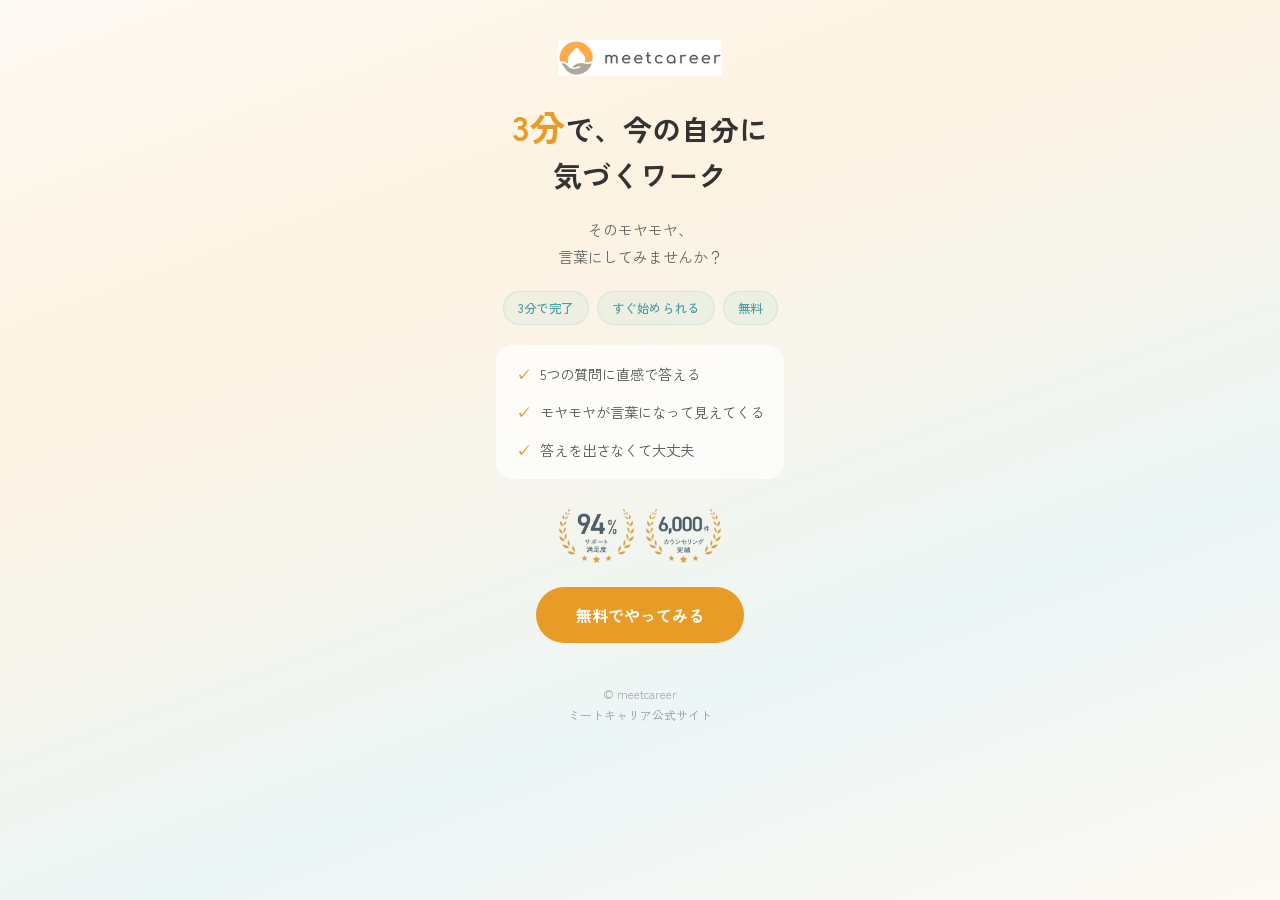
<file: index.html>
<!DOCTYPE html>
<html lang="ja">

<head>
  <meta charset="UTF-8">
  <meta name="viewport" content="width=device-width, initial-scale=1.0">
  <title>3分で、今の自分に気づくワーク | ミートキャリア</title>
  <meta name="description" content="キャリアのモヤモヤ、少し見つめ直してみませんか？5つの質問に直感で答えるだけ。転職を前提としないキャリアコーチング「ミートキャリア」が提供する無料の内省ツールです。">

  <!-- WebMCP Origin Trial (expires 2026-11-16) -->
  <meta http-equiv="origin-trial" content="[base64]">

  <!-- Canonical -->
  <link rel="canonical" href="https://work.meetcareer.net/">

  <!-- OGP -->
  <meta property="og:title" content="3分で、今の自分に気づくワーク | ミートキャリア">
  <meta property="og:description" content="キャリアのモヤモヤ、少し見つめ直してみませんか？5つの質問に直感で答えるだけの無料キャリア内省ツール。">
  <meta property="og:type" content="website">
  <meta property="og:url" content="https://work.meetcareer.net/">
  <meta property="og:site_name" content="ミートキャリア">
  <meta property="og:image" content="https://work.meetcareer.net/assets/ogp.png">

  <!-- Twitter Card -->
  <meta name="twitter:card" content="summary_large_image">
  <meta name="twitter:title" content="3分で、今の自分に気づくワーク | ミートキャリア">
  <meta name="twitter:description" content="キャリアのモヤモヤ、少し見つめ直してみませんか？">
  <meta name="twitter:image" content="https://work.meetcareer.net/assets/ogp.png">

  <!-- JSON-LD: WebApplication -->
  <script type="application/ld+json">
  {
    "@context": "https://schema.org",
    "@type": "WebApplication",
    "name": "3分で、今の自分に気づくワーク",
    "description": "忙しい毎日の中で、ほんの少しだけ立ち止まってみませんか。5つの質問に直感で答えるだけで、今のキャリアの状態を見つめ直せる無料の内省ツールです。転職を前提としないキャリアコーチング「ミートキャリア」が提供。",
    "url": "https://work.meetcareer.net/",
    "applicationCategory": "Self-assessment Tool",
    "operatingSystem": "Web Browser",
    "offers": {
      "@type": "Offer",
      "price": "0",
      "priceCurrency": "JPY"
    },
    "provider": {
      "@type": "Organization",
      "name": "ミートキャリア",
      "legalName": "株式会社fruor",
      "url": "https://www.meetcareer.net/",
      "sameAs": [
        "https://note.com/meetcareer/",
        "https://x.com/info_meetcareer",
        "https://www.instagram.com/meetcareer_official/",
        "https://www.threads.com/@meetcareer_official"
      ]
    },
    "isAccessibleForFree": true,
    "inLanguage": "ja"
  }
  </script>

  <!-- JSON-LD: FAQPage -->
  <script type="application/ld+json">
  {
    "@context": "https://schema.org",
    "@type": "FAQPage",
    "mainEntity": [
      {
        "@type": "Question",
        "name": "3分ワークとは何ですか？",
        "acceptedAnswer": {
          "@type": "Answer",
          "text": "ミートキャリアが提供する無料のキャリア内省ツールです。キャリアに関する5つの質問に直感で答えるだけで、今の自分の状態を客観的に見つめ直すことができます。転職を前提とせず、答えを出す必要もありません。適職診断や性格診断とは異なり、「今の自分を見つめる」ことに特化しています。"
        }
      },
      {
        "@type": "Question",
        "name": "利用に料金はかかりますか？",
        "acceptedAnswer": {
          "@type": "Answer",
          "text": "完全無料です。会員登録も不要で、すぐにお試しいただけます。"
        }
      },
      {
        "@type": "Question",
        "name": "転職を考えていなくても使えますか？",
        "acceptedAnswer": {
          "@type": "Answer",
          "text": "はい。3分ワークは転職を前提としていません。「今の仕事にモヤモヤする」「自分の強みがわからない」「育休中にキャリアを見つめ直したい」など、キャリアについて少しでも考えたい方のための内省ツールです。"
        }
      },
      {
        "@type": "Question",
        "name": "適職診断とどう違いますか？",
        "acceptedAnswer": {
          "@type": "Answer",
          "text": "適職診断は「向いている職業」を判定するものですが、3分ワークは「今の自分の状態を見つめる」ための内省ツールです。職業の提案ではなく、気持ちの言語化と自己理解を促します。"
        }
      },
      {
        "@type": "Question",
        "name": "結果はどのように届きますか？",
        "acceptedAnswer": {
          "@type": "Answer",
          "text": "ワーク完了後、画面上で結果をご確認いただけます。回答に基づいた個別メッセージと自己内省を深める問いかけが表示されます。ご希望の方にはメールで結果をお送りすることもできます。"
        }
      },
      {
        "@type": "Question",
        "name": "ミートキャリアとは何ですか？",
        "acceptedAnswer": {
          "@type": "Answer",
          "text": "ミートキャリアは、30〜40代の子育て世代・女性を中心に、転職を前提としないキャリア支援を行うサービスです。6,000件以上の有料キャリア支援実績があり、国家資格キャリアコンサルタントによる伴走型のキャリアコーチングを提供しています。"
        }
      }
    ]
  }
  </script>

  <!-- JSON-LD: HowTo -->
  <script type="application/ld+json">
  {
    "@context": "https://schema.org",
    "@type": "HowTo",
    "name": "3分でキャリアの気づきを得る方法",
    "description": "ミートキャリアの3分ワークを使って、今のキャリアの状態を見つめ直す手順です。無料・会員登録不要で、すぐに始められます。",
    "totalTime": "PT3M",
    "step": [
      {
        "@type": "HowToStep",
        "position": 1,
        "name": "ワークを開始する",
        "text": "「3分でやってみる」ボタンを押して、ワークを開始します。"
      },
      {
        "@type": "HowToStep",
        "position": 2,
        "name": "5つの質問に直感で答える",
        "text": "今の気持ち、モヤモヤの背景、大切にしたい価値観、現在の状態、半年後の理想について、直感で選択してください。"
      },
      {
        "@type": "HowToStep",
        "position": 3,
        "name": "結果を確認する",
        "text": "あなたの回答に基づいた個別メッセージと、自己内省を深める問いかけが表示されます。"
      },
      {
        "@type": "HowToStep",
        "position": 4,
        "name": "結果メールを受け取る（任意）",
        "text": "メールアドレスを入力すると、結果と気づきのポイントが届きます。勧誘はありません。"
      }
    ]
  }
  </script>

  <!-- Favicon -->
  <link rel="icon" type="image/png" href="assets/favicon.png">

  <!-- Fonts -->
  <link rel="preconnect" href="https://fonts.googleapis.com">
  <link rel="preconnect" href="https://fonts.gstatic.com" crossorigin>
  <link href="https://fonts.googleapis.com/css2?family=Zen+Kaku+Gothic+New:wght@400;500;700&display=swap"
    rel="stylesheet">

  <!-- Styles -->
  <link rel="stylesheet" href="css/style.css">

  <!-- GA4 -->
  <script async src="https://www.googletagmanager.com/gtag/js?id=G-ENX3EBCYTJ"></script>
  <script>
    window.dataLayer = window.dataLayer || [];
    function gtag() { dataLayer.push(arguments); }
    gtag('js', new Date());
    gtag('config', 'G-ENX3EBCYTJ');
  </script>

  <!-- Meta Pixel -->
  <script>
    !function(f,b,e,v,n,t,s)
    {if(f.fbq)return;n=f.fbq=function(){n.callMethod?
    n.callMethod.apply(n,arguments):n.queue.push(arguments)};
    if(!f._fbq)f._fbq=n;n.push=n;n.loaded=!0;n.version='2.0';
    n.queue=[];t=b.createElement(e);t.async=!0;
    t.src=v;s=b.getElementsByTagName(e)[0];
    s.parentNode.insertBefore(t,s)}(window, document,'script',
    'https://connect.facebook.net/en_US/fbevents.js');
    fbq('init', '602837881713351');
    fbq('track', 'PageView');
  </script>
  <noscript><img height="1" width="1" style="display:none"
    src="https://www.facebook.com/tr?id=602837881713351&ev=PageView&noscript=1"
  /></noscript>
</head>

<body>
  <!-- Background -->
  <div class="app-bg"></div>

  <!-- App Container -->
  <div class="app-container">
    <!-- Logo -->
    <div class="logo">
      <img src="assets/logo.jpg" alt="meetcareer" class="logo-image">
    </div>

    <!-- Dynamic Content Area -->
    <div id="app-content"></div>

    <!-- SEO: Static content for crawlers that don't execute JavaScript -->
    <noscript>
      <div>
        <h1>3分で、今の自分に気づくワーク</h1>
        <p>そのモヤモヤ、言葉にしてみませんか？</p>
        <ul>
          <li>5つの質問に直感で答える</li>
          <li>モヤモヤが言葉になって見えてくる</li>
          <li>答えを出さなくて大丈夫</li>
        </ul>
        <h2>3分ワークの特徴</h2>
        <p>キャリアに関する5つの質問に直感で答えるだけ。今の気持ち、モヤモヤの背景、大切にしたい価値観、現在の状態、半年後の理想を探ります。適職診断や性格診断とは異なり、転職を前提としない「内省型」のキャリアワークです。</p>
        <h2>ミートキャリアについて</h2>
        <p>ミートキャリアは、30〜40代の子育て世代・女性を中心に、転職を前提としないキャリア支援を行うサービスです。6,000件以上の有料キャリア支援実績があります。</p>
        <p><a href="https://www.meetcareer.net/">ミートキャリア公式サイト</a></p>
      </div>
    </noscript>

    <!-- Footer -->
    <footer class="app-footer">
      <p>© meetcareer</p>
      <p><a href="https://www.meetcareer.net/" target="_blank" rel="noopener">ミートキャリア公式サイト</a></p>
    </footer>
  </div>

  <!-- Scripts -->
  <script src="js/questions.js"></script>
  <script src="js/analytics.js"></script>
  <script src="js/app.js?v=20260619a"></script>
  <script src="js/webmcp.js"></script>
</body>

</html>
</file>
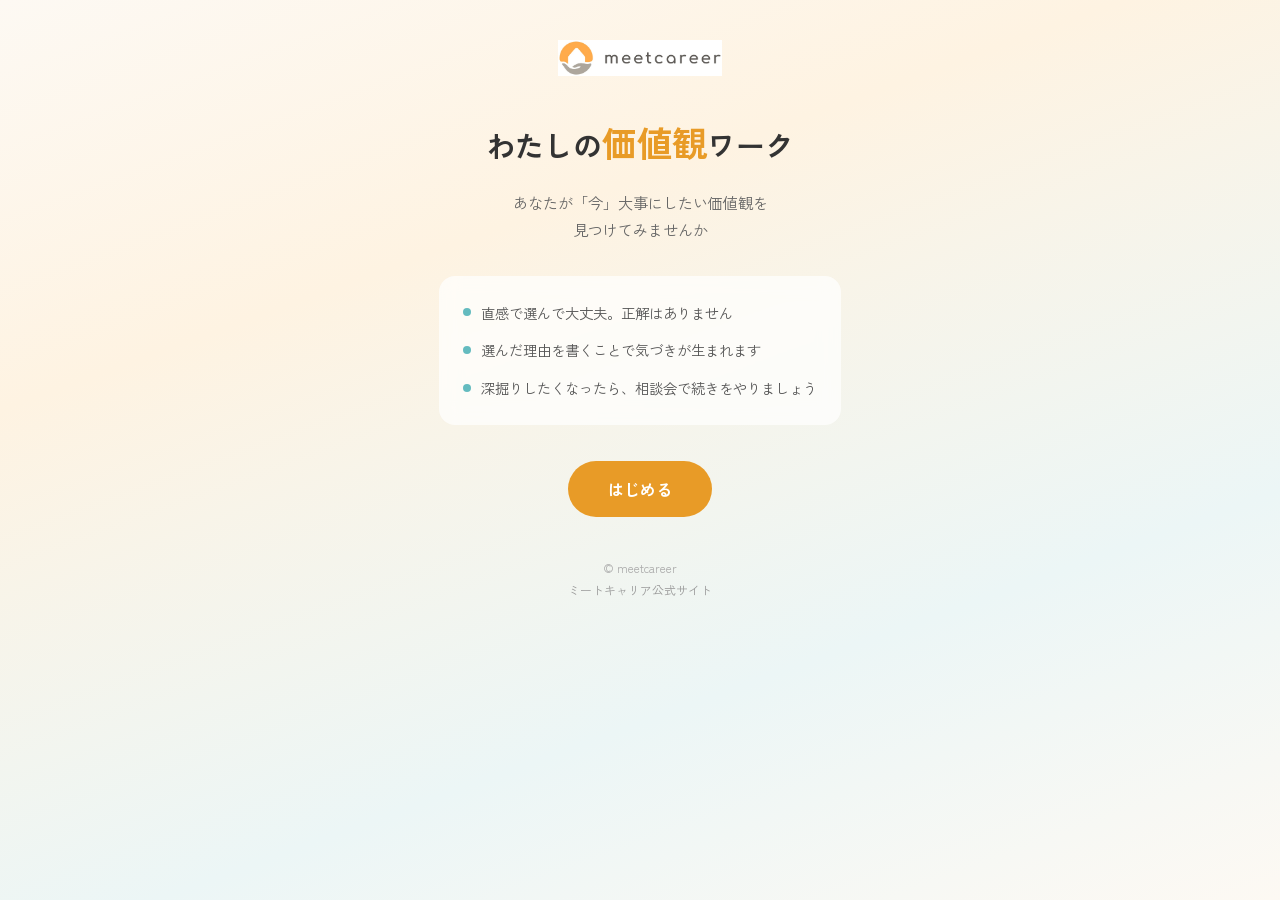
<file: kachikan/index.html>
<!DOCTYPE html>
<html lang="ja">

<head>
  <meta charset="UTF-8">
  <meta name="viewport" content="width=device-width, initial-scale=1.0">
  <title>わたしの価値観ワーク | ミートキャリア</title>
  <meta name="description" content="あなたが「今」大事にしたい価値観を見つけるワーク。36個の価値観ワードから3つ選んで、自分の軸を言語化してみましょう。転職を前提としないキャリアコーチング「ミートキャリア」が提供します。">

  <!-- OGP -->
  <meta property="og:title" content="わたしの価値観ワーク | ミートキャリア">
  <meta property="og:description" content="あなたが「今」大事にしたい価値観を見つけるワーク。36個の価値観ワードから3つ選んで、自分の軸を言語化してみましょう。">
  <meta property="og:type" content="website">
  <meta property="og:site_name" content="ミートキャリア">

  <!-- Twitter Card -->
  <meta name="twitter:card" content="summary_large_image">
  <meta name="twitter:title" content="わたしの価値観ワーク | ミートキャリア">
  <meta name="twitter:description" content="あなたが「今」大事にしたい価値観を見つけるワーク。">

  <!-- Favicon -->
  <link rel="icon"
    href="data:image/svg+xml,<svg xmlns='http://www.w3.org/2000/svg' viewBox='0 0 100 100'><text y='.9em' font-size='90'>🧭</text></svg>">

  <!-- Fonts -->
  <link rel="preconnect" href="https://fonts.googleapis.com">
  <link rel="preconnect" href="https://fonts.gstatic.com" crossorigin>
  <link href="https://fonts.googleapis.com/css2?family=Zen+Kaku+Gothic+New:wght@400;500;700&display=swap"
    rel="stylesheet">

  <!-- Styles -->
  <link rel="stylesheet" href="css/style.css">

  <!-- GA4 -->
  <script async src="https://www.googletagmanager.com/gtag/js?id=G-ENX3EBCYTJ"></script>
  <script>
    window.dataLayer = window.dataLayer || [];
    function gtag() { dataLayer.push(arguments); }
    gtag('js', new Date());
    gtag('config', 'G-ENX3EBCYTJ');
  </script>
</head>

<body>
  <!-- Background -->
  <div class="app-bg"></div>

  <!-- App Container -->
  <div class="app-container">
    <!-- Logo -->
    <div class="logo">
      <img src="../assets/logo.jpg" alt="meetcareer" class="logo-image">
    </div>

    <!-- Dynamic Content Area -->
    <div id="app-content"></div>

    <!-- Footer -->
    <footer class="app-footer">
      <p>&copy; meetcareer</p>
      <p><a href="https://www.meetcareer.net/" target="_blank" rel="noopener">ミートキャリア公式サイト</a></p>
    </footer>
  </div>

  <!-- Scripts -->
  <script src="js/values.js"></script>
  <script src="js/analytics.js"></script>
  <script src="js/app.js"></script>
</body>

</html>
</file>
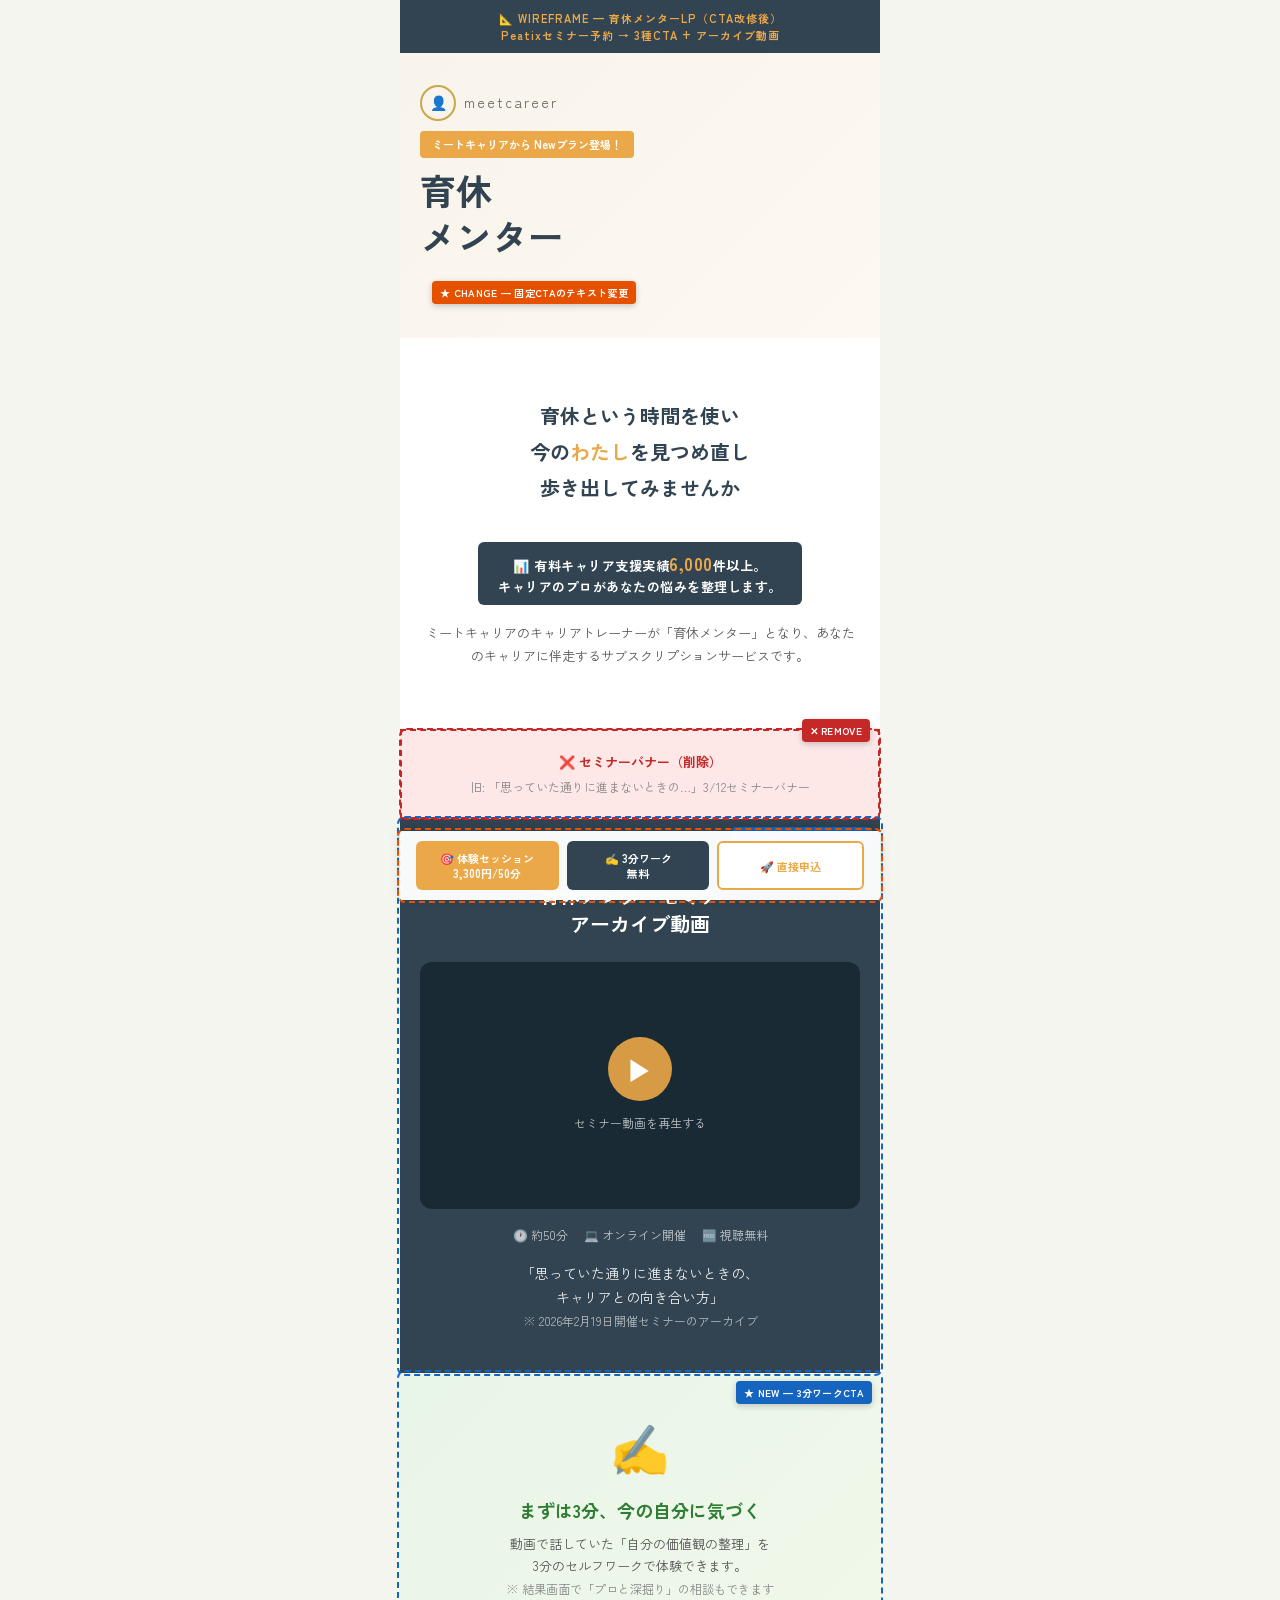
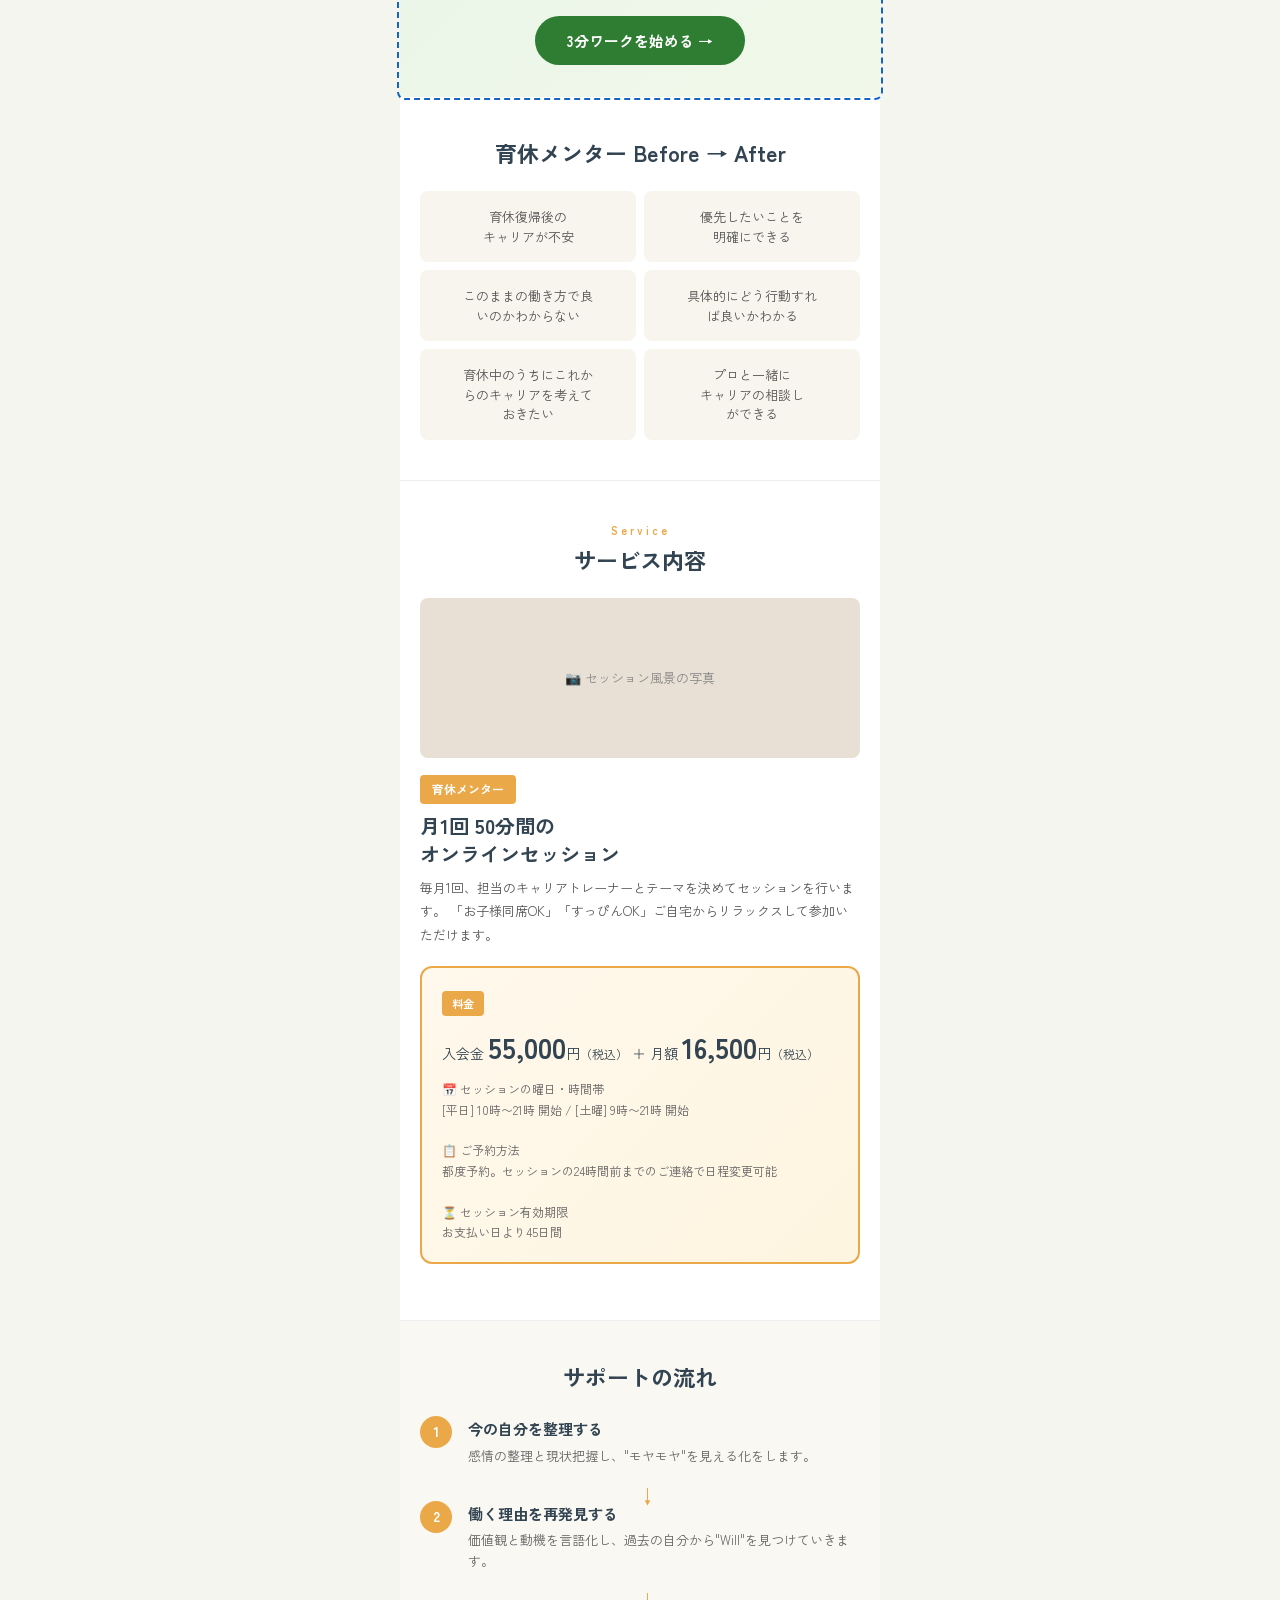
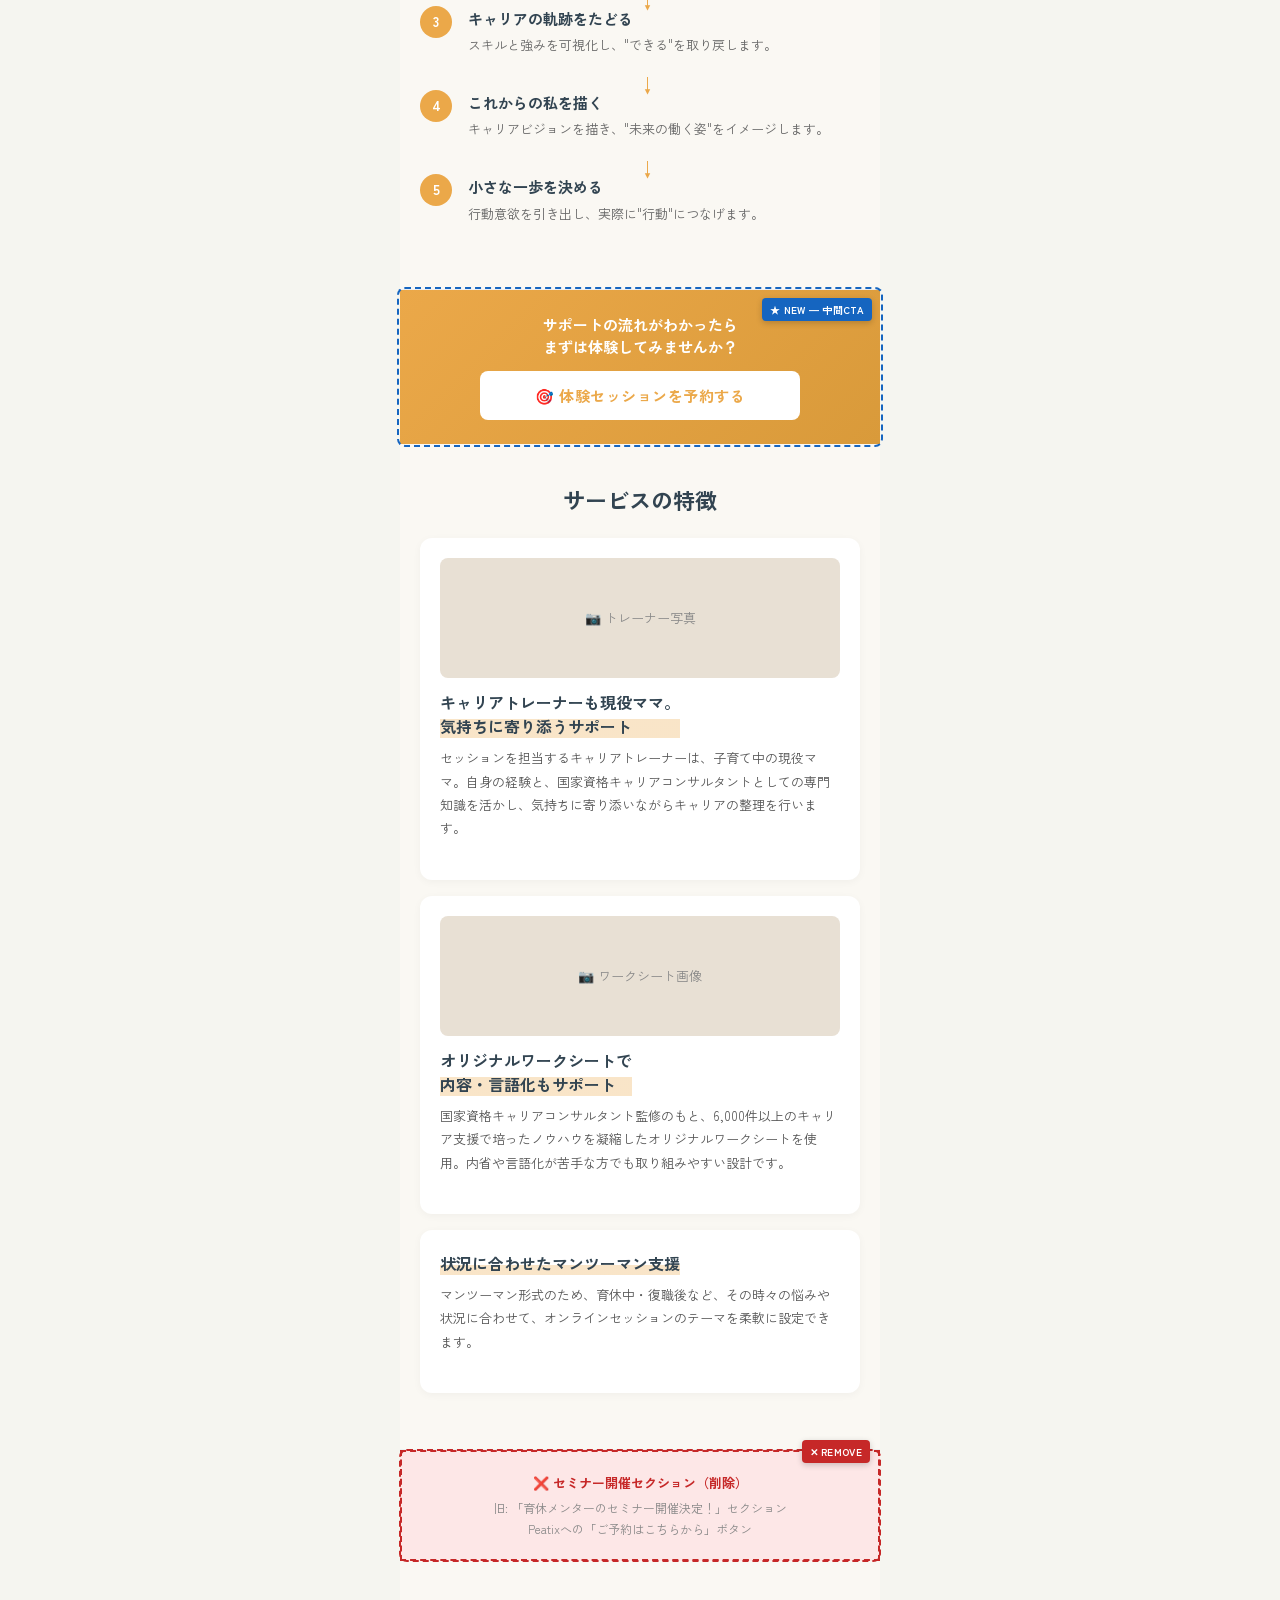
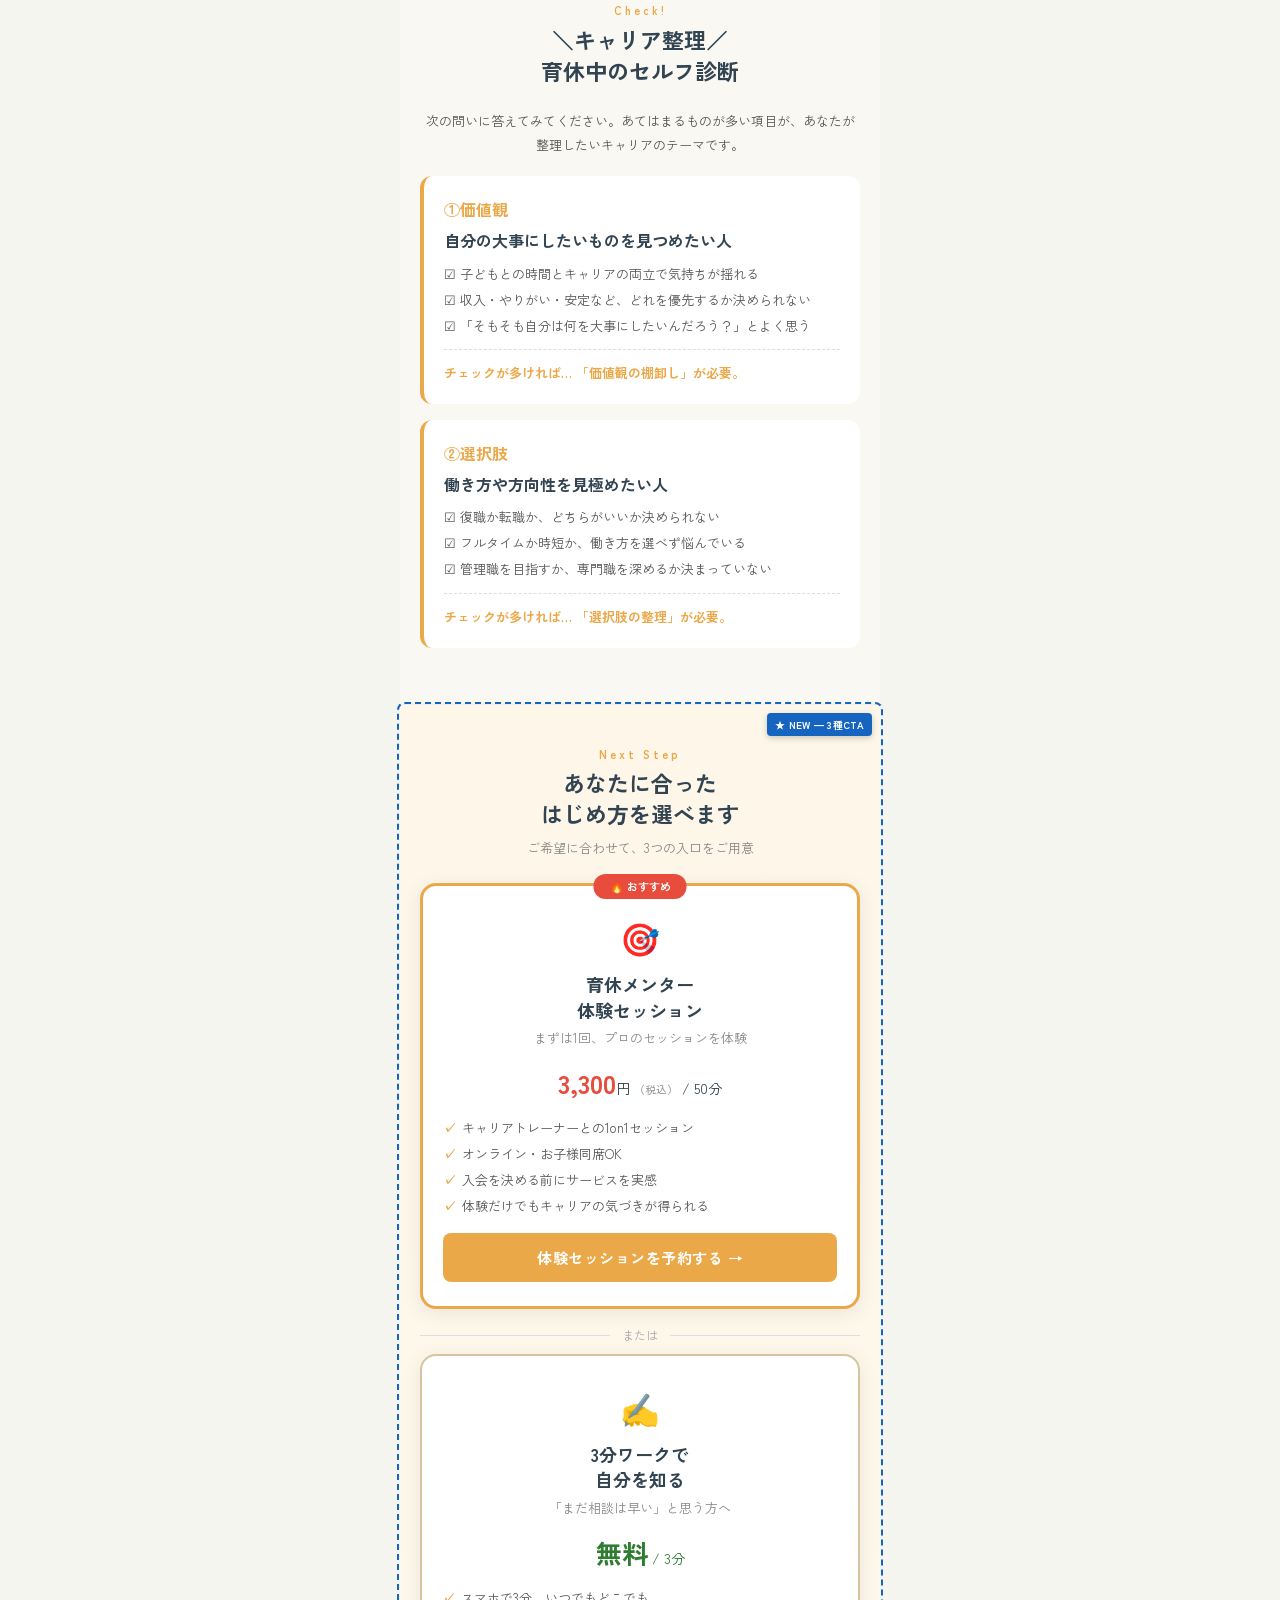
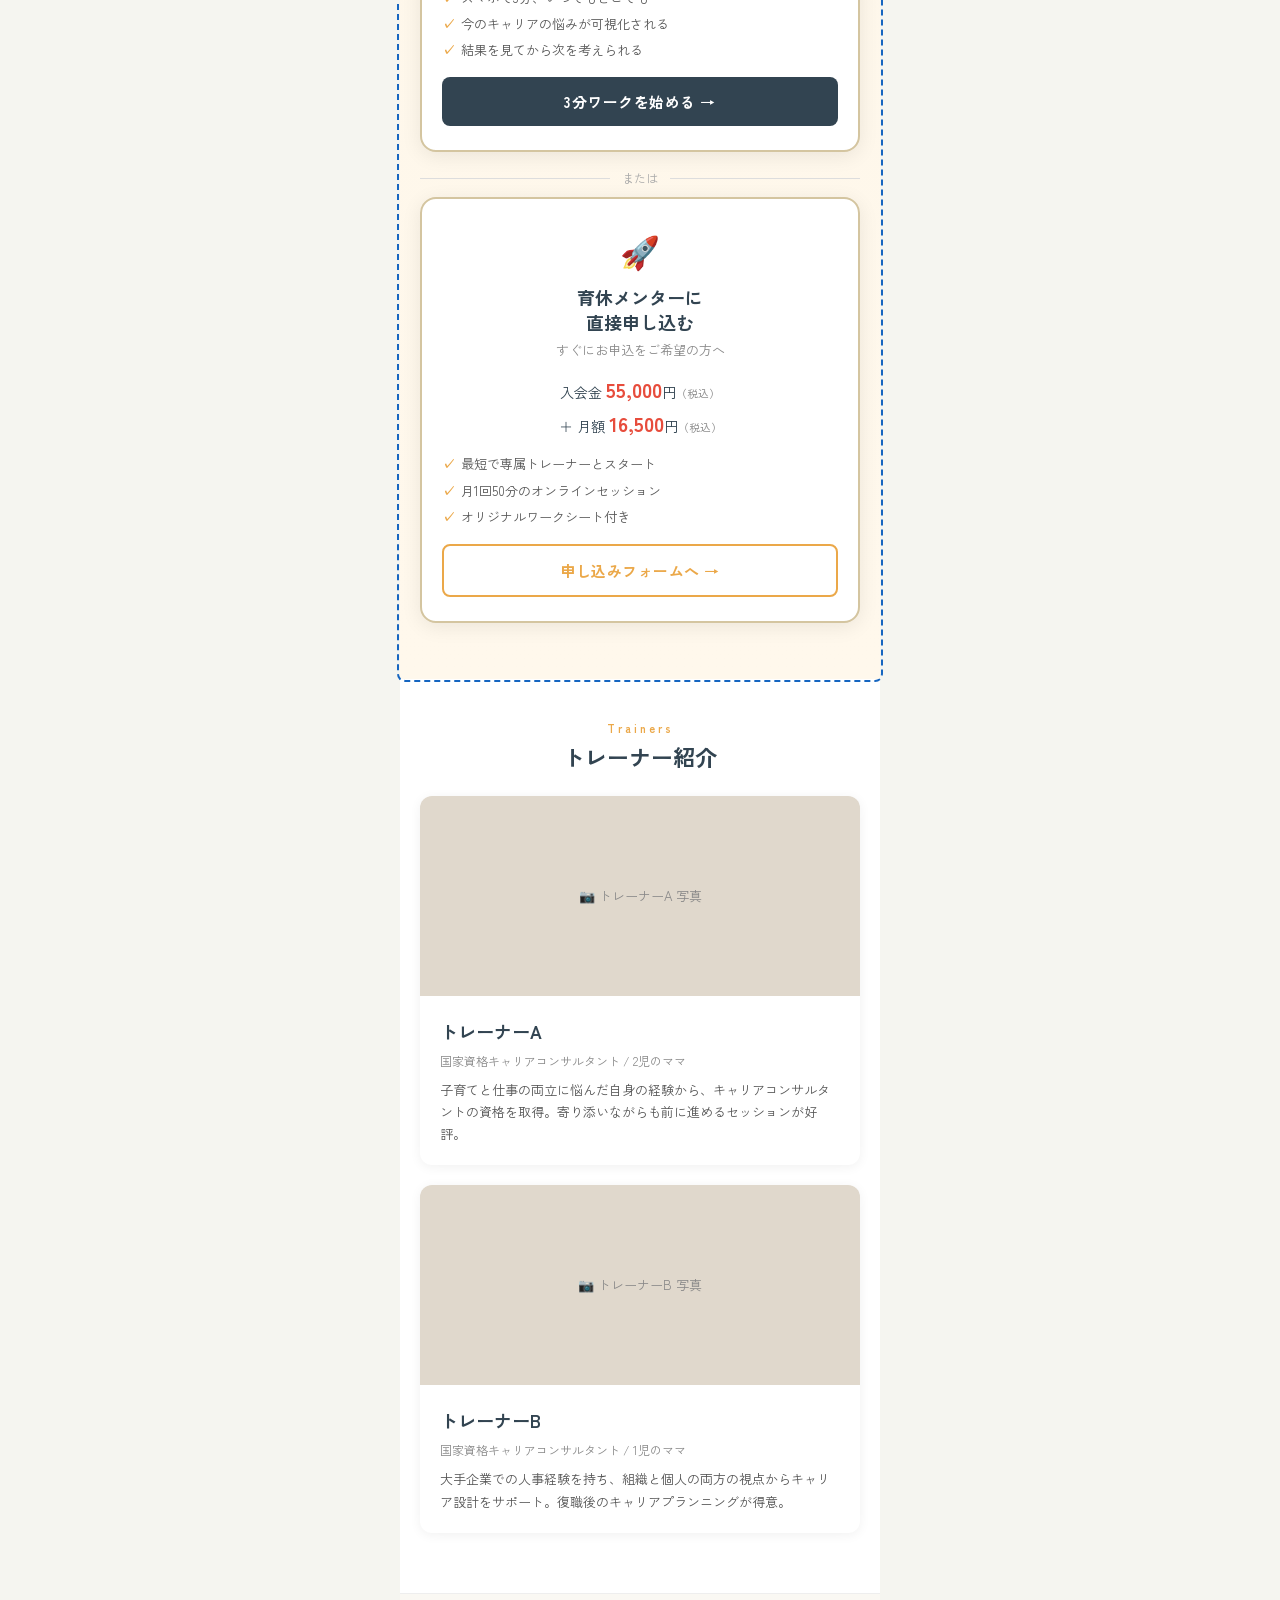
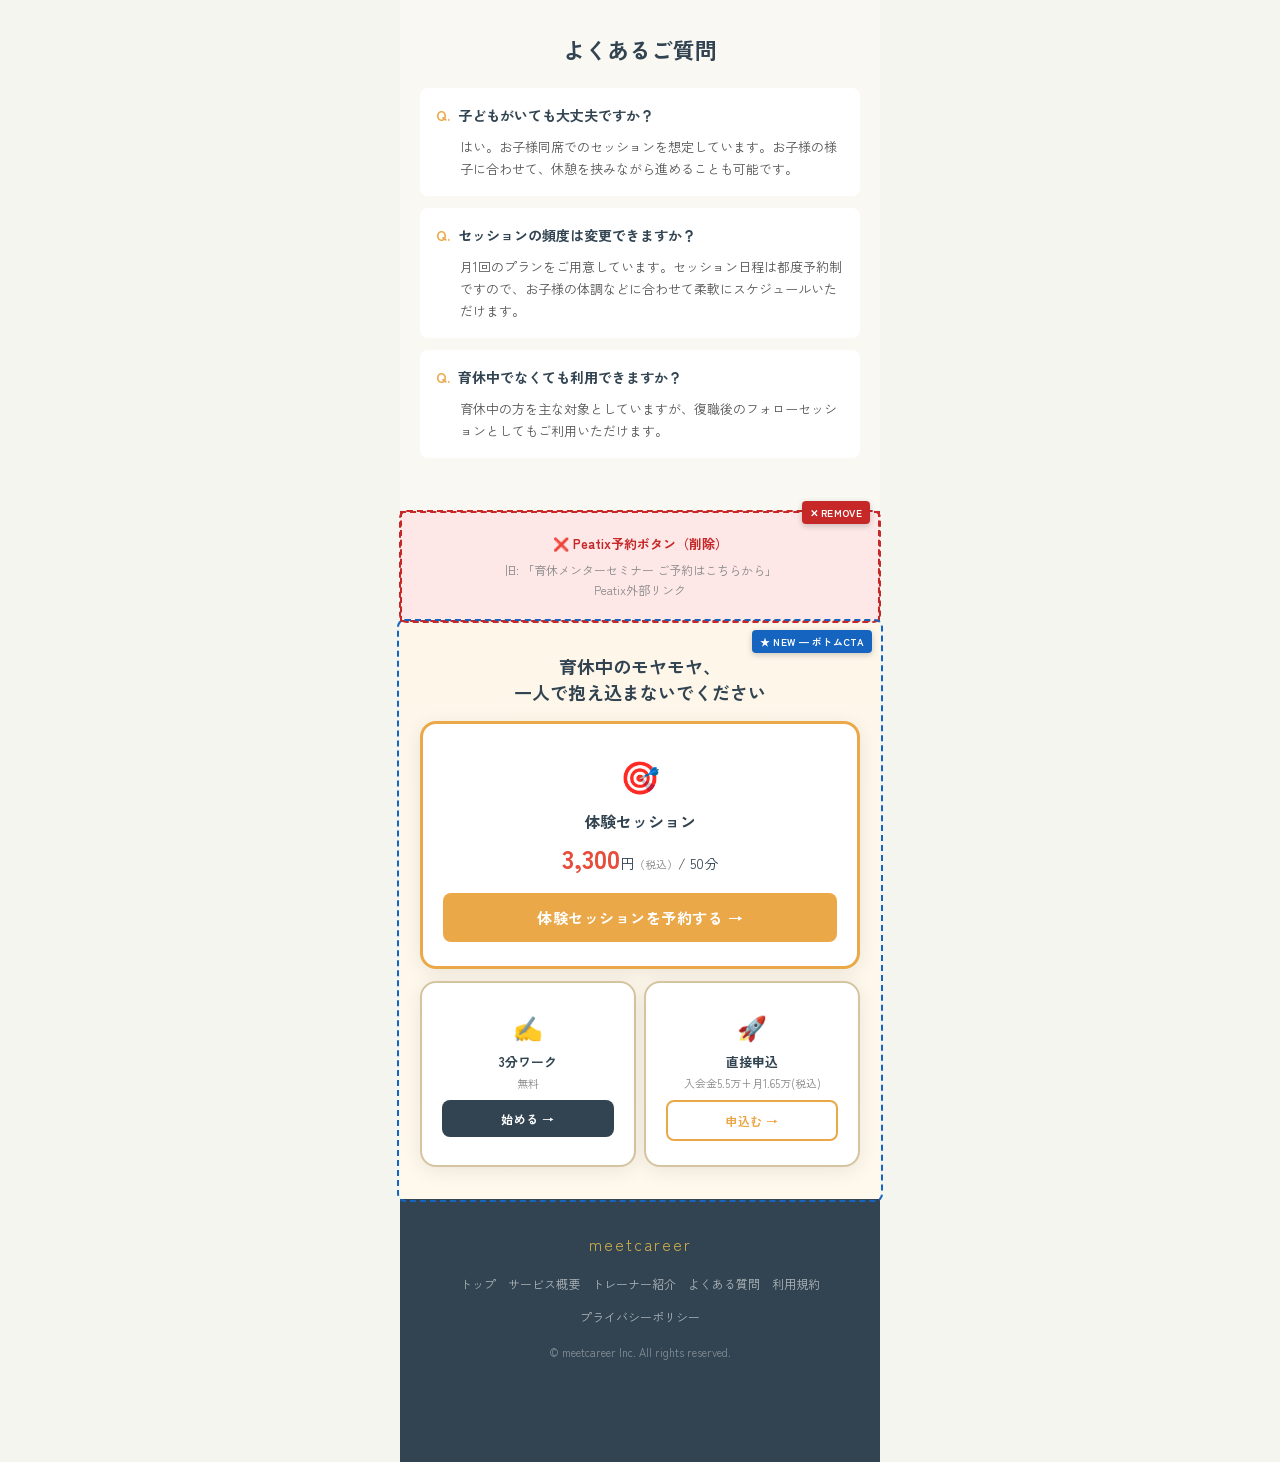
<file: ikukyu_wireframe.html>
<!DOCTYPE html>
<html lang="ja">

<head>
    <meta charset="UTF-8">
    <meta name="viewport" content="width=device-width, initial-scale=1.0">
    <meta name="robots" content="noindex, nofollow">
    <title>育休メンターLP ワイヤーフレーム（CTA改修後）</title>
    <link href="https://fonts.googleapis.com/css2?family=Zen+Kaku+Gothic+New:wght@400;500;700&display=swap"
        rel="stylesheet">
    <style>
        *,
        *::before,
        *::after {
            margin: 0;
            padding: 0;
            box-sizing: border-box;
        }

        body {
            font-family: 'Zen Kaku Gothic New', sans-serif;
            color: #333;
            background: #f5f5f0;
            line-height: 1.7;
            max-width: 480px;
            margin: 0 auto;
        }

        /* === Wireframe annotation badge === */
        .annotation {
            display: inline-flex;
            align-items: center;
            gap: 4px;
            background: #2E7D32;
            color: #fff;
            font-size: 10px;
            font-weight: 700;
            padding: 3px 8px;
            border-radius: 4px;
            letter-spacing: 0.3px;
            z-index: 10;
            box-shadow: 0 2px 6px rgba(0, 0, 0, 0.2);
        }

        .annotation.change {
            background: #E65100;
        }

        .annotation.remove {
            background: #c62828;
        }

        .annotation.new {
            background: #1565C0;
        }

        .annotation-bar {
            padding: 6px 12px;
            margin-bottom: 4px;
        }

        .annotation-outline {
            position: relative;
        }

        .annotation-outline::before {
            content: '';
            position: absolute;
            inset: -3px;
            border: 2.5px dashed #2E7D32;
            border-radius: 8px;
            pointer-events: none;
            z-index: 5;
        }

        .annotation-outline.change::before {
            border-color: #E65100;
        }

        .annotation-outline.remove::before {
            border-color: #c62828;
        }

        .annotation-outline.new::before {
            border-color: #1565C0;
        }

        /* === PAGE LABEL === */
        .page-label {
            background: #324451;
            color: #EBA849;
            text-align: center;
            padding: 10px 12px;
            font-size: 11px;
            font-weight: 700;
            letter-spacing: 1px;
            line-height: 1.5;
            position: sticky;
            top: 0;
            z-index: 200;
        }

        /* === STICKY CTA (left side on original) → changed === */
        .sticky-cta {
            position: fixed;
            bottom: 0;
            left: 50%;
            transform: translateX(-50%);
            width: 100%;
            max-width: 480px;
            background: rgba(255, 255, 255, 0.97);
            backdrop-filter: blur(8px);
            padding: 10px 16px;
            box-shadow: 0 -2px 12px rgba(0, 0, 0, 0.1);
            z-index: 150;
            display: flex;
            gap: 8px;
            justify-content: center;
        }

        .sticky-cta-btn {
            flex: 1;
            padding: 10px 6px;
            border-radius: 6px;
            font-size: 11px;
            font-weight: 700;
            font-family: inherit;
            cursor: pointer;
            border: none;
            text-align: center;
            line-height: 1.3;
        }

        .sticky-cta-btn.primary {
            background: #EBA849;
            color: #fff;
        }

        .sticky-cta-btn.secondary {
            background: #fff;
            color: #EBA849;
            border: 2px solid #EBA849;
        }

        .sticky-cta-btn.tertiary {
            background: #324451;
            color: #fff;
        }

        /* === HERO === */
        .hero {
            background: linear-gradient(135deg, #f8f4ec 0%, #fdf9f0 100%);
            padding: 32px 20px 24px;
            position: relative;
        }

        .hero-logo {
            display: flex;
            align-items: center;
            gap: 8px;
            margin-bottom: 8px;
        }

        .hero-logo-circle {
            width: 36px;
            height: 36px;
            border-radius: 50%;
            border: 2px solid #c9a84c;
            display: flex;
            align-items: center;
            justify-content: center;
            font-size: 14px;
        }

        .hero-logo-text {
            font-size: 14px;
            color: #666;
            letter-spacing: 2px;
        }

        .hero-badge {
            display: inline-block;
            background: #EBA849;
            color: #fff;
            font-size: 11px;
            font-weight: 700;
            padding: 4px 12px;
            border-radius: 4px;
            margin-bottom: 8px;
        }

        .hero-title {
            font-size: 36px;
            font-weight: 700;
            color: #324451;
            line-height: 1.3;
            margin-bottom: 12px;
        }

        .hero-subtitle {
            font-size: 15px;
            color: #555;
            line-height: 1.8;
            margin-bottom: 16px;
        }

        .hero-photo {
            width: 100%;
            height: 140px;
            background: #e0d8cc;
            border-radius: 8px;
            display: flex;
            align-items: center;
            justify-content: center;
            color: #888;
            font-size: 13px;
        }

        /* === SECTION STYLES === */
        .section {
            background: #fff;
            padding: 40px 20px;
            border-bottom: 1px solid #eee;
        }

        .section-alt {
            background: #faf8f3;
        }

        .section-label {
            color: #EBA849;
            font-size: 11px;
            font-weight: 700;
            letter-spacing: 3px;
            margin-bottom: 4px;
            text-align: center;
        }

        .section-title {
            font-size: 22px;
            font-weight: 700;
            color: #324451;
            text-align: center;
            margin-bottom: 24px;
            line-height: 1.4;
        }

        .section-desc {
            font-size: 14px;
            color: #555;
            line-height: 1.8;
            margin-bottom: 20px;
        }

        /* === EMPATHY SECTION (unchanged) === */
        .empathy-text {
            font-size: 20px;
            font-weight: 700;
            color: #324451;
            text-align: center;
            line-height: 1.8;
            padding: 20px 0;
        }

        .empathy-text span {
            color: #EBA849;
        }

        /* === BEFORE / AFTER (unchanged) === */
        .ba-grid {
            display: grid;
            grid-template-columns: 1fr 1fr;
            gap: 8px;
        }

        .ba-item {
            background: #f8f5ee;
            padding: 16px 12px;
            border-radius: 8px;
            text-align: center;
            font-size: 13px;
            color: #555;
            line-height: 1.5;
            position: relative;
        }

        .ba-item .arrow {
            position: absolute;
            right: -12px;
            top: 50%;
            transform: translateY(-50%);
            color: #EBA849;
            font-size: 16px;
        }

        /* === ARCHIVE VIDEO SECTION (NEW) === */
        .video-section {
            background: #324451;
            padding: 40px 20px;
            text-align: center;
            color: #fff;
        }

        .video-section .section-label {
            color: #EBA849;
        }

        .video-section .section-title {
            color: #fff;
        }

        .video-player {
            width: 100%;
            aspect-ratio: 16/9;
            background: #1a2a35;
            border-radius: 12px;
            display: flex;
            flex-direction: column;
            align-items: center;
            justify-content: center;
            margin-bottom: 16px;
            position: relative;
            overflow: hidden;
        }

        .video-player .play-btn {
            width: 64px;
            height: 64px;
            background: rgba(235, 168, 73, 0.9);
            border-radius: 50%;
            display: flex;
            align-items: center;
            justify-content: center;
            font-size: 28px;
            color: #fff;
            margin-bottom: 12px;
        }

        .video-player .video-label {
            font-size: 12px;
            color: rgba(255, 255, 255, 0.7);
        }

        .video-meta {
            display: flex;
            justify-content: center;
            gap: 16px;
            font-size: 12px;
            color: rgba(255, 255, 255, 0.7);
            margin-bottom: 16px;
        }

        .video-cta-text {
            font-size: 14px;
            color: rgba(255, 255, 255, 0.9);
            line-height: 1.7;
        }

        /* === SERVICE CONTENT (unchanged) === */
        .service-img {
            width: 100%;
            height: 160px;
            background: #e8e0d4;
            border-radius: 8px;
            margin-bottom: 16px;
            display: flex;
            align-items: center;
            justify-content: center;
            color: #888;
            font-size: 13px;
        }

        .service-badge {
            display: inline-block;
            background: #EBA849;
            color: #fff;
            font-size: 12px;
            font-weight: 700;
            padding: 4px 12px;
            border-radius: 4px;
            margin-bottom: 8px;
        }

        .service-title {
            font-size: 20px;
            font-weight: 700;
            color: #324451;
            margin-bottom: 8px;
            line-height: 1.4;
        }

        /* === PRICING (unchanged) === */
        .pricing-box {
            background: linear-gradient(135deg, #fff8ec, #fef5e0);
            border: 2px solid #EBA849;
            border-radius: 12px;
            padding: 20px;
            margin: 16px 0;
        }

        .pricing-label {
            display: inline-block;
            background: #EBA849;
            color: #fff;
            font-size: 11px;
            font-weight: 700;
            padding: 3px 10px;
            border-radius: 4px;
            margin-bottom: 8px;
        }

        .pricing-main {
            font-size: 14px;
            color: #324451;
            margin-bottom: 8px;
        }

        .pricing-main strong {
            font-size: 28px;
        }

        .pricing-detail {
            font-size: 12px;
            color: #666;
            line-height: 1.7;
        }

        /* === SUPPORT FLOW (unchanged) === */
        .flow-step {
            display: flex;
            gap: 16px;
            margin-bottom: 24px;
            align-items: flex-start;
        }

        .flow-step-num {
            flex-shrink: 0;
            width: 32px;
            height: 32px;
            background: #EBA849;
            color: #fff;
            border-radius: 50%;
            display: flex;
            align-items: center;
            justify-content: center;
            font-size: 14px;
            font-weight: 700;
        }

        .flow-step-content {
            flex: 1;
        }

        .flow-step-title {
            font-size: 15px;
            font-weight: 700;
            color: #324451;
            margin-bottom: 4px;
        }

        .flow-step-desc {
            font-size: 13px;
            color: #666;
            line-height: 1.6;
        }

        .flow-arrow {
            text-align: center;
            color: #EBA849;
            font-size: 20px;
            margin: -12px 0;
            padding-left: 16px;
        }

        /* === FEATURES (unchanged) === */
        .feature-card {
            background: #fff;
            border-radius: 12px;
            padding: 20px;
            margin-bottom: 16px;
            box-shadow: 0 2px 8px rgba(0, 0, 0, 0.04);
        }

        .feature-highlight {
            display: inline-block;
            background: linear-gradient(transparent 60%, rgba(235, 168, 73, 0.3) 60%);
            font-weight: 700;
            color: #324451;
            font-size: 16px;
            margin-bottom: 8px;
            line-height: 1.5;
        }

        .feature-img {
            width: 100%;
            height: 120px;
            background: #e8e0d4;
            border-radius: 8px;
            margin-bottom: 12px;
            display: flex;
            align-items: center;
            justify-content: center;
            color: #888;
            font-size: 13px;
        }

        /* === CTA BLOCKS (NEW) === */
        .cta-section {
            background: linear-gradient(180deg, #fdf6e9 0%, #fff8ec 100%);
            padding: 40px 20px;
            text-align: center;
        }

        .cta-card {
            background: #fff;
            border-radius: 16px;
            padding: 24px 20px;
            margin-bottom: 16px;
            box-shadow: 0 4px 20px rgba(0, 0, 0, 0.08);
            text-align: center;
            position: relative;
        }

        .cta-card.primary {
            border: 3px solid #EBA849;
        }

        .cta-card.secondary {
            border: 2px solid #d4c5a0;
        }

        .cta-recommend {
            position: absolute;
            top: -12px;
            left: 50%;
            transform: translateX(-50%);
            background: #e74c3c;
            color: #fff;
            font-size: 11px;
            font-weight: 700;
            padding: 3px 16px;
            border-radius: 12px;
            white-space: nowrap;
        }

        .cta-icon {
            font-size: 32px;
            margin-bottom: 8px;
        }

        .cta-title {
            font-size: 18px;
            font-weight: 700;
            color: #324451;
            margin-bottom: 4px;
            line-height: 1.4;
        }

        .cta-subtitle {
            font-size: 13px;
            color: #888;
            margin-bottom: 12px;
        }

        .cta-price {
            font-size: 14px;
            color: #324451;
            margin-bottom: 12px;
        }

        .cta-price strong {
            font-size: 26px;
            color: #e74c3c;
        }

        .cta-price .tax {
            font-size: 11px;
            color: #888;
        }

        .cta-benefits {
            text-align: left;
            margin-bottom: 16px;
        }

        .cta-benefit {
            font-size: 13px;
            color: #555;
            margin-bottom: 4px;
            display: flex;
            align-items: flex-start;
            gap: 6px;
        }

        .cta-benefit .check {
            color: #EBA849;
            font-weight: 700;
            flex-shrink: 0;
        }

        .cta-btn {
            display: block;
            width: 100%;
            padding: 14px;
            border-radius: 8px;
            font-size: 15px;
            font-weight: 700;
            font-family: inherit;
            cursor: pointer;
            border: none;
            letter-spacing: 0.5px;
        }

        .cta-btn.orange {
            background: #EBA849;
            color: #fff;
        }

        .cta-btn.dark {
            background: #324451;
            color: #fff;
        }

        .cta-btn.outline {
            background: #fff;
            color: #EBA849;
            border: 2px solid #EBA849;
        }

        .cta-divider {
            display: flex;
            align-items: center;
            gap: 12px;
            margin: 8px 0;
            font-size: 12px;
            color: #aaa;
        }

        .cta-divider::before,
        .cta-divider::after {
            content: '';
            flex: 1;
            height: 1px;
            background: #ddd;
        }

        /* === SELF DIAGNOSIS (unchanged) === */
        .diagnosis-card {
            background: #fff;
            border-radius: 12px;
            padding: 20px;
            margin-bottom: 16px;
            border-left: 4px solid #EBA849;
        }

        .diagnosis-num {
            color: #EBA849;
            font-size: 16px;
            font-weight: 700;
            margin-bottom: 4px;
        }

        .diagnosis-title {
            font-size: 16px;
            font-weight: 700;
            color: #324451;
            margin-bottom: 8px;
        }

        .diagnosis-check {
            font-size: 13px;
            color: #555;
            margin-bottom: 4px;
            display: flex;
            align-items: flex-start;
            gap: 6px;
        }

        .diagnosis-result {
            margin-top: 12px;
            padding-top: 12px;
            border-top: 1px dashed #ddd;
            font-size: 13px;
            color: #EBA849;
            font-weight: 700;
        }

        /* === TRAINER PROFILES (unchanged) === */
        .trainer-card {
            background: #fff;
            border-radius: 12px;
            overflow: hidden;
            margin-bottom: 20px;
            box-shadow: 0 2px 12px rgba(0, 0, 0, 0.06);
        }

        .trainer-photo {
            width: 100%;
            height: 200px;
            background: #e0d8cc;
            display: flex;
            align-items: center;
            justify-content: center;
            color: #888;
            font-size: 13px;
        }

        .trainer-info {
            padding: 20px;
        }

        .trainer-name {
            font-size: 18px;
            font-weight: 700;
            color: #324451;
            margin-bottom: 4px;
        }

        .trainer-title-text {
            font-size: 12px;
            color: #888;
            margin-bottom: 8px;
        }

        .trainer-desc {
            font-size: 13px;
            color: #555;
            line-height: 1.7;
        }

        /* === FAQ (unchanged) === */
        .faq-item {
            background: #fff;
            border-radius: 8px;
            padding: 16px;
            margin-bottom: 12px;
        }

        .faq-q {
            font-size: 14px;
            font-weight: 700;
            color: #324451;
            margin-bottom: 8px;
            display: flex;
            gap: 8px;
        }

        .faq-q .q-mark {
            color: #EBA849;
            font-weight: 700;
            flex-shrink: 0;
        }

        .faq-a {
            font-size: 13px;
            color: #555;
            line-height: 1.7;
            padding-left: 24px;
        }

        /* === INLINE CTA (NEW) === */
        .inline-cta {
            background: linear-gradient(135deg, #EBA849, #d99a3a);
            padding: 24px 20px;
            text-align: center;
            border-radius: 0;
        }

        .inline-cta-text {
            font-size: 15px;
            font-weight: 700;
            color: #fff;
            margin-bottom: 12px;
            line-height: 1.5;
        }

        .inline-cta .cta-btn {
            background: #fff;
            color: #EBA849;
            max-width: 320px;
            margin: 0 auto;
        }

        /* === FOOTER === */
        .footer {
            background: #324451;
            color: #fff;
            padding: 32px 20px 100px;
            text-align: center;
        }

        .footer-logo {
            font-size: 16px;
            letter-spacing: 2px;
            margin-bottom: 16px;
            color: #c9a84c;
        }

        .footer-links {
            display: flex;
            flex-wrap: wrap;
            justify-content: center;
            gap: 12px;
            margin-bottom: 16px;
        }

        .footer-links a {
            color: rgba(255, 255, 255, 0.6);
            text-decoration: none;
            font-size: 12px;
        }

        .footer-copy {
            font-size: 11px;
            color: rgba(255, 255, 255, 0.4);
        }

        /* === REMOVED INDICATOR === */
        .removed-section {
            background: #fde7e7;
            padding: 20px;
            text-align: center;
            border: 2px dashed #c62828;
            margin: 0;
        }

        .removed-section p {
            color: #c62828;
            font-size: 13px;
            font-weight: 700;
        }

        .removed-section .detail {
            font-weight: 400;
            font-size: 12px;
            color: #888;
            margin-top: 4px;
        }

        /* === 3MIN WORK CTA === */
        .work-cta-section {
            background: linear-gradient(135deg, #e8f5e9, #f1f8e9);
            padding: 32px 20px;
            text-align: center;
        }

        .work-cta-icon {
            font-size: 48px;
            margin-bottom: 8px;
        }

        .work-cta-title {
            font-size: 18px;
            font-weight: 700;
            color: #2E7D32;
            margin-bottom: 8px;
        }

        .work-cta-desc {
            font-size: 13px;
            color: #555;
            line-height: 1.7;
            margin-bottom: 16px;
        }

        .work-cta-btn {
            display: inline-block;
            background: #2E7D32;
            color: #fff;
            padding: 14px 32px;
            border-radius: 32px;
            font-size: 15px;
            font-weight: 700;
            font-family: inherit;
            cursor: pointer;
            border: none;
        }

        /* === MID CTA SMALL === */
        .mid-cta {
            background: #fff;
            padding: 24px 20px;
            display: flex;
            gap: 8px;
        }

        .mid-cta-btn {
            flex: 1;
            padding: 12px 8px;
            border-radius: 8px;
            font-size: 12px;
            font-weight: 700;
            font-family: inherit;
            cursor: pointer;
            text-align: center;
            line-height: 1.4;
            border: none;
        }
    </style>
</head>

<body>

    <!-- Page Label -->
    <div class="page-label">
        📐 WIREFRAME — 育休メンターLP（CTA改修後）<br>
        Peatixセミナー予約 → 3種CTA + アーカイブ動画
    </div>

    <!-- ===================================== -->
    <!-- HERO SECTION (変更あり)               -->
    <!-- ===================================== -->
    <div class="hero">
        <div class="hero-logo">
            <div class="hero-logo-circle">👤</div>
            <span class="hero-logo-text">meetcareer</span>
        </div>
        <div class="hero-badge">ミートキャリアから Newプラン登場！</div>
        <h1 class="hero-title">育休<br>メンター</h1>

        <!-- CHANGED: Sticky CTA text changed -->
        <div class="annotation-bar">
            <span class="annotation change">★ CHANGE — 固定CTAのテキスト変更</span>
        </div>
    </div>

    <!-- Empathy copy (unchanged) -->
    <div class="section">
        <div class="empathy-text">
            育休という時間を使い<br>
            今の<span>わたし</span>を見つめ直し<br>
            歩き出してみませんか
        </div>
        <div style="text-align: center; margin: 16px 0;">
            <span
                style="display: inline-block; background: #324451; color: #fff; font-size: 13px; font-weight: 700; padding: 8px 20px; border-radius: 6px; letter-spacing: 0.5px; line-height: 1.5;">
                📊 有料キャリア支援実績<span style="color: #EBA849; font-size: 18px;">6,000</span>件以上。<br>キャリアのプロがあなたの悩みを整理します。
            </span>
        </div>
        <p class="section-desc" style="text-align: center; font-size: 13px;">
            ミートキャリアのキャリアトレーナーが「育休メンター」となり、あなたのキャリアに伴走するサブスクリプションサービスです。
        </p>
    </div>

    <!-- ===================================== -->
    <!-- REMOVED: Seminar Banner (top)         -->
    <!-- ===================================== -->
    <div class="removed-section annotation-outline remove">
        <span class="annotation remove" style="position: absolute; top: -12px; right: 8px;">✕ REMOVE</span>
        <p>❌ セミナーバナー（削除）</p>
        <p class="detail">旧: 「思っていた通りに進まないときの…」3/12セミナーバナー</p>
    </div>

    <!-- ===================================== -->
    <!-- NEW: Archive Video Section            -->
    <!-- ===================================== -->
    <div class="video-section annotation-outline new" style="position: relative;">
        <span class="annotation new" style="position: absolute; top: 8px; right: 8px;">★ NEW — アーカイブ動画</span>
        <div class="section-label">Seminar Archive</div>
        <h2 class="section-title" style="font-size: 20px;">
            育休メンターセミナー<br>アーカイブ動画
        </h2>

        <div class="video-player">
            <div class="play-btn">▶</div>
            <div class="video-label">セミナー動画を再生する</div>
        </div>

        <div class="video-meta">
            <span>🕐 約50分</span>
            <span>💻 オンライン開催</span>
            <span>🆓 視聴無料</span>
        </div>

        <p class="video-cta-text">
            「思っていた通りに進まないときの、<br>キャリアとの向き合い方」<br>
            <span style="font-size: 12px; opacity: 0.7;">※ 2026年2月19日開催セミナーのアーカイブ</span>
        </p>
    </div>

    <!-- ===================================== -->
    <!-- NEW: 3分ワーク CTA (Video直下)        -->
    <!-- ===================================== -->
    <div class="work-cta-section annotation-outline new" style="position: relative;">
        <span class="annotation new" style="position: absolute; top: 8px; right: 8px;">★ NEW — 3分ワークCTA</span>
        <div class="work-cta-icon">✍️</div>
        <div class="work-cta-title">まずは3分、今の自分に気づく</div>
        <p class="work-cta-desc">
            動画で話していた「自分の価値観の整理」を<br>
            3分のセルフワークで体験できます。<br>
            <span style="font-size: 12px; color: #888;">※ 結果画面で「プロと深掘り」の相談もできます</span>
        </p>
        <button class="work-cta-btn">3分ワークを始める →</button>
    </div>

    <!-- ===================================== -->
    <!-- Before / After (unchanged)            -->
    <!-- ===================================== -->
    <div class="section">
        <div class="section-title">育休メンター Before → After</div>
        <div class="ba-grid">
            <div class="ba-item">育休復帰後の<br>キャリアが不安</div>
            <div class="ba-item">優先したいことを<br>明確にできる</div>
            <div class="ba-item">このままの働き方で良<br>いのかわからない</div>
            <div class="ba-item">具体的にどう行動すれ<br>ば良いかわかる</div>
            <div class="ba-item">育休中のうちにこれか<br>らのキャリアを考えて<br>おきたい</div>
            <div class="ba-item">プロと一緒に<br>キャリアの相談し<br>ができる</div>
        </div>
    </div>

    <!-- ===================================== -->
    <!-- Service Content (unchanged)           -->
    <!-- ===================================== -->
    <div class="section">
        <div class="section-label">Service</div>
        <h2 class="section-title">サービス内容</h2>

        <div class="service-img">📷 セッション風景の写真</div>

        <div class="service-badge">育休メンター</div>
        <h3 class="service-title">月1回 50分間の<br>オンラインセッション</h3>
        <p class="section-desc" style="font-size: 13px;">
            毎月1回、担当のキャリアトレーナーとテーマを決めてセッションを行います。
            「お子様同席OK」「すっぴんOK」ご自宅からリラックスして参加いただけます。
        </p>

        <div class="pricing-box">
            <div class="pricing-label">料金</div>
            <div class="pricing-main">
                入会金 <strong>55,000</strong>円<span style="font-size: 12px;">（税込）</span> ＋ 月額
                <strong>16,500</strong>円<span style="font-size: 12px;">（税込）</span>
            </div>
            <div class="pricing-detail">
                📅 セッションの曜日・時間帯<br>
                [平日] 10時〜21時 開始 / [土曜] 9時〜21時 開始<br><br>
                📋 ご予約方法<br>
                都度予約。セッションの24時間前までのご連絡で日程変更可能<br><br>
                ⏳ セッション有効期限<br>
                お支払い日より45日間
            </div>
        </div>
    </div>

    <!-- ===================================== -->
    <!-- Support Flow (unchanged)              -->
    <!-- ===================================== -->
    <div class="section section-alt">
        <div class="section-title">サポートの流れ</div>

        <div class="flow-step">
            <div class="flow-step-num">1</div>
            <div class="flow-step-content">
                <div class="flow-step-title">今の自分を整理する</div>
                <div class="flow-step-desc">
                    感情の整理と現状把握し、"モヤモヤ"を見える化をします。
                </div>
            </div>
        </div>
        <div class="flow-arrow">↓</div>

        <div class="flow-step">
            <div class="flow-step-num">2</div>
            <div class="flow-step-content">
                <div class="flow-step-title">働く理由を再発見する</div>
                <div class="flow-step-desc">
                    価値観と動機を言語化し、過去の自分から"Will"を見つけていきます。
                </div>
            </div>
        </div>
        <div class="flow-arrow">↓</div>

        <div class="flow-step">
            <div class="flow-step-num">3</div>
            <div class="flow-step-content">
                <div class="flow-step-title">キャリアの軌跡をたどる</div>
                <div class="flow-step-desc">
                    スキルと強みを可視化し、"できる"を取り戻します。
                </div>
            </div>
        </div>
        <div class="flow-arrow">↓</div>

        <div class="flow-step">
            <div class="flow-step-num">4</div>
            <div class="flow-step-content">
                <div class="flow-step-title">これからの私を描く</div>
                <div class="flow-step-desc">
                    キャリアビジョンを描き、"未来の働く姿"をイメージします。
                </div>
            </div>
        </div>
        <div class="flow-arrow">↓</div>

        <div class="flow-step">
            <div class="flow-step-num">5</div>
            <div class="flow-step-content">
                <div class="flow-step-title">小さな一歩を決める</div>
                <div class="flow-step-desc">
                    行動意欲を引き出し、実際に"行動"につなげます。
                </div>
            </div>
        </div>
    </div>

    <!-- ===================================== -->
    <!-- MID-PAGE CTA (NEW)                    -->
    <!-- ===================================== -->
    <div class="inline-cta annotation-outline new" style="position: relative;">
        <span class="annotation new" style="position: absolute; top: 8px; right: 8px;">★ NEW — 中間CTA</span>
        <div class="inline-cta-text">
            サポートの流れがわかったら<br>
            まずは体験してみませんか？
        </div>
        <button class="cta-btn" style="max-width: 320px; margin: 0 auto;">
            🎯 体験セッションを予約する
        </button>
    </div>

    <!-- ===================================== -->
    <!-- Service Features (unchanged)          -->
    <!-- ===================================== -->
    <div class="section section-alt">
        <div class="section-title">サービスの特徴</div>

        <div class="feature-card">
            <div class="feature-img">📷 トレーナー写真</div>
            <div class="feature-highlight">キャリアトレーナーも現役ママ。<br>気持ちに寄り添うサポート</div>
            <p class="section-desc" style="font-size: 13px;">
                セッションを担当するキャリアトレーナーは、子育て中の現役ママ。自身の経験と、国家資格キャリアコンサルタントとしての専門知識を活かし、気持ちに寄り添いながらキャリアの整理を行います。
            </p>
        </div>

        <div class="feature-card">
            <div class="feature-img">📷 ワークシート画像</div>
            <div class="feature-highlight">オリジナルワークシートで<br>内容・言語化もサポート</div>
            <p class="section-desc" style="font-size: 13px;">
                国家資格キャリアコンサルタント監修のもと、6,000件以上のキャリア支援で培ったノウハウを凝縮したオリジナルワークシートを使用。内省や言語化が苦手な方でも取り組みやすい設計です。
            </p>
        </div>

        <div class="feature-card">
            <div class="feature-highlight">状況に合わせたマンツーマン支援</div>
            <p class="section-desc" style="font-size: 13px;">
                マンツーマン形式のため、育休中・復職後など、その時々の悩みや状況に合わせて、オンラインセッションのテーマを柔軟に設定できます。
            </p>
        </div>
    </div>

    <!-- ===================================== -->
    <!-- REMOVED: Seminar Section (mid-page)   -->
    <!-- ===================================== -->
    <div class="removed-section annotation-outline remove" style="position: relative;">
        <span class="annotation remove" style="position: absolute; top: -12px; right: 8px;">✕ REMOVE</span>
        <p>❌ セミナー開催セクション（削除）</p>
        <p class="detail">旧: 「育休メンターのセミナー開催決定！」セクション<br>
            Peatixへの「ご予約はこちらから」ボタン</p>
    </div>

    <!-- ===================================== -->
    <!-- Self Diagnosis (unchanged)            -->
    <!-- ===================================== -->
    <div class="section section-alt">
        <div class="section-label">Check!</div>
        <h2 class="section-title">＼キャリア整理／<br>育休中のセルフ診断</h2>
        <p class="section-desc" style="text-align: center; font-size: 13px;">
            次の問いに答えてみてください。あてはまるものが多い項目が、あなたが整理したいキャリアのテーマです。
        </p>

        <div class="diagnosis-card">
            <div class="diagnosis-num">①価値観</div>
            <div class="diagnosis-title">自分の大事にしたいものを見つめたい人</div>
            <div class="diagnosis-check">☑ 子どもとの時間とキャリアの両立で気持ちが揺れる</div>
            <div class="diagnosis-check">☑ 収入・やりがい・安定など、どれを優先するか決められない</div>
            <div class="diagnosis-check">☑ 「そもそも自分は何を大事にしたいんだろう？」とよく思う</div>
            <div class="diagnosis-result">チェックが多ければ… 「価値観の棚卸し」が必要。</div>
        </div>

        <div class="diagnosis-card">
            <div class="diagnosis-num">②選択肢</div>
            <div class="diagnosis-title">働き方や方向性を見極めたい人</div>
            <div class="diagnosis-check">☑ 復職か転職か、どちらがいいか決められない</div>
            <div class="diagnosis-check">☑ フルタイムか時短か、働き方を選べず悩んでいる</div>
            <div class="diagnosis-check">☑ 管理職を目指すか、専門職を深めるか決まっていない</div>
            <div class="diagnosis-result">チェックが多ければ… 「選択肢の整理」が必要。</div>
        </div>
    </div>

    <!-- ===================================== -->
    <!-- MAIN CTA SECTION (NEW - 3 patterns)   -->
    <!-- ===================================== -->
    <div class="cta-section annotation-outline new" style="position: relative;">
        <span class="annotation new" style="position: absolute; top: 8px; right: 8px;">★ NEW — 3種CTA</span>

        <div class="section-label">Next Step</div>
        <h2 class="section-title" style="margin-bottom: 8px;">あなたに合った<br>はじめ方を選べます</h2>
        <p style="font-size: 13px; color: #888; margin-bottom: 24px;">ご希望に合わせて、3つの入口をご用意</p>

        <!-- CTA 1: 体験セッション -->
        <div class="cta-card primary">
            <div class="cta-recommend">🔥 おすすめ</div>
            <div class="cta-icon">🎯</div>
            <div class="cta-title">育休メンター<br>体験セッション</div>
            <div class="cta-subtitle">まずは1回、プロのセッションを体験</div>
            <div class="cta-price">
                <strong>3,300</strong>円 <span class="tax">（税込）</span> / 50分
            </div>
            <div class="cta-benefits">
                <div class="cta-benefit"><span class="check">✓</span> キャリアトレーナーとの1on1セッション</div>
                <div class="cta-benefit"><span class="check">✓</span> オンライン・お子様同席OK</div>
                <div class="cta-benefit"><span class="check">✓</span> 入会を決める前にサービスを実感</div>
                <div class="cta-benefit"><span class="check">✓</span> 体験だけでもキャリアの気づきが得られる</div>
            </div>
            <button class="cta-btn orange">体験セッションを予約する →</button>
        </div>

        <div class="cta-divider">または</div>

        <!-- CTA 2: 3分ワーク -->
        <div class="cta-card secondary">
            <div class="cta-icon">✍️</div>
            <div class="cta-title">3分ワークで<br>自分を知る</div>
            <div class="cta-subtitle">「まだ相談は早い」と思う方へ</div>
            <div class="cta-price" style="color: #2E7D32;">
                <strong style="color: #2E7D32;">無料</strong> / 3分
            </div>
            <div class="cta-benefits">
                <div class="cta-benefit"><span class="check">✓</span> スマホで3分、いつでもどこでも</div>
                <div class="cta-benefit"><span class="check">✓</span> 今のキャリアの悩みが可視化される</div>
                <div class="cta-benefit"><span class="check">✓</span> 結果を見てから次を考えられる</div>
            </div>
            <button class="cta-btn dark">3分ワークを始める →</button>
        </div>

        <div class="cta-divider">または</div>

        <!-- CTA 3: 直接申込 -->
        <div class="cta-card secondary">
            <div class="cta-icon">🚀</div>
            <div class="cta-title">育休メンターに<br>直接申し込む</div>
            <div class="cta-subtitle">すぐにお申込をご希望の方へ</div>
            <div class="cta-price">
                入会金 <strong style="font-size: 20px;">55,000</strong>円<span class="tax">（税込）</span><br>
                ＋ 月額 <strong style="font-size: 20px;">16,500</strong>円<span class="tax">（税込）</span>
            </div>
            <div class="cta-benefits">
                <div class="cta-benefit"><span class="check">✓</span> 最短で専属トレーナーとスタート</div>
                <div class="cta-benefit"><span class="check">✓</span> 月1回50分のオンラインセッション</div>
                <div class="cta-benefit"><span class="check">✓</span> オリジナルワークシート付き</div>
            </div>
            <button class="cta-btn outline">申し込みフォームへ →</button>
        </div>
    </div>

    <!-- ===================================== -->
    <!-- Trainers (unchanged)                  -->
    <!-- ===================================== -->
    <div class="section">
        <div class="section-label">Trainers</div>
        <h2 class="section-title">トレーナー紹介</h2>

        <div class="trainer-card">
            <div class="trainer-photo">📷 トレーナーA 写真</div>
            <div class="trainer-info">
                <div class="trainer-name">トレーナーA</div>
                <div class="trainer-title-text">国家資格キャリアコンサルタント / 2児のママ</div>
                <div class="trainer-desc">
                    子育てと仕事の両立に悩んだ自身の経験から、キャリアコンサルタントの資格を取得。寄り添いながらも前に進めるセッションが好評。
                </div>
            </div>
        </div>

        <div class="trainer-card">
            <div class="trainer-photo">📷 トレーナーB 写真</div>
            <div class="trainer-info">
                <div class="trainer-name">トレーナーB</div>
                <div class="trainer-title-text">国家資格キャリアコンサルタント / 1児のママ</div>
                <div class="trainer-desc">
                    大手企業での人事経験を持ち、組織と個人の両方の視点からキャリア設計をサポート。復職後のキャリアプランニングが得意。
                </div>
            </div>
        </div>
    </div>

    <!-- ===================================== -->
    <!-- FAQ (unchanged)                       -->
    <!-- ===================================== -->
    <div class="section section-alt">
        <div class="section-title">よくあるご質問</div>

        <div class="faq-item">
            <div class="faq-q"><span class="q-mark">Q.</span> 子どもがいても大丈夫ですか？</div>
            <div class="faq-a">はい。お子様同席でのセッションを想定しています。お子様の様子に合わせて、休憩を挟みながら進めることも可能です。</div>
        </div>

        <div class="faq-item">
            <div class="faq-q"><span class="q-mark">Q.</span> セッションの頻度は変更できますか？</div>
            <div class="faq-a">月1回のプランをご用意しています。セッション日程は都度予約制ですので、お子様の体調などに合わせて柔軟にスケジュールいただけます。</div>
        </div>

        <div class="faq-item">
            <div class="faq-q"><span class="q-mark">Q.</span> 育休中でなくても利用できますか？</div>
            <div class="faq-a">育休中の方を主な対象としていますが、復職後のフォローセッションとしてもご利用いただけます。</div>
        </div>
    </div>

    <!-- ===================================== -->
    <!-- REMOVED: Bottom CTA (Peatix)          -->
    <!-- ===================================== -->
    <div class="removed-section annotation-outline remove" style="position: relative;">
        <span class="annotation remove" style="position: absolute; top: -12px; right: 8px;">✕ REMOVE</span>
        <p>❌ Peatix予約ボタン（削除）</p>
        <p class="detail">旧: 「育休メンターセミナー ご予約はこちらから」<br>Peatix外部リンク</p>
    </div>

    <!-- ===================================== -->
    <!-- BOTTOM CTA (NEW)                      -->
    <!-- ===================================== -->
    <div class="cta-section annotation-outline new"
        style="position: relative; padding-top: 32px; padding-bottom: 32px;">
        <span class="annotation new" style="position: absolute; top: 8px; right: 8px;">★ NEW — ボトムCTA</span>

        <h2 class="section-title" style="font-size: 18px; margin-bottom: 16px;">
            育休中のモヤモヤ、<br>一人で抱え込まないでください
        </h2>

        <div class="cta-card primary" style="margin-bottom: 12px;">
            <div class="cta-icon">🎯</div>
            <div class="cta-title" style="font-size: 16px;">体験セッション</div>
            <div class="cta-price">
                <strong>3,300</strong>円<span class="tax">（税込）</span>/ 50分
            </div>
            <button class="cta-btn orange">体験セッションを予約する →</button>
        </div>

        <div style="display: flex; gap: 8px;">
            <div class="cta-card secondary" style="flex: 1; margin-bottom: 0;">
                <div style="font-size: 24px; margin-bottom: 4px;">✍️</div>
                <div style="font-size: 13px; font-weight: 700; color: #324451;">3分ワーク</div>
                <div style="font-size: 11px; color: #888; margin-bottom: 8px;">無料</div>
                <button class="cta-btn dark" style="font-size: 12px; padding: 10px;">始める →</button>
            </div>
            <div class="cta-card secondary" style="flex: 1; margin-bottom: 0;">
                <div style="font-size: 24px; margin-bottom: 4px;">🚀</div>
                <div style="font-size: 13px; font-weight: 700; color: #324451;">直接申込</div>
                <div style="font-size: 11px; color: #888; margin-bottom: 8px;">入会金5.5万+月1.65万(税込)</div>
                <button class="cta-btn outline" style="font-size: 12px; padding: 10px;">申込む →</button>
            </div>
        </div>
    </div>

    <!-- ===================================== -->
    <!-- FOOTER                                -->
    <!-- ===================================== -->
    <footer class="footer">
        <div class="footer-logo">meetcareer</div>
        <div class="footer-links">
            <a href="#">トップ</a>
            <a href="#">サービス概要</a>
            <a href="#">トレーナー紹介</a>
            <a href="#">よくある質問</a>
            <a href="#">利用規約</a>
            <a href="#">プライバシーポリシー</a>
        </div>
        <div class="footer-copy">© meetcareer Inc. All rights reserved.</div>
    </footer>

    <!-- ===================================== -->
    <!-- STICKY BOTTOM CTA (CHANGED)           -->
    <!-- ===================================== -->
    <div class="sticky-cta annotation-outline change" style="position: fixed;">
        <button class="sticky-cta-btn primary">🎯 体験セッション<br>3,300円/50分</button>
        <button class="sticky-cta-btn tertiary">✍️ 3分ワーク<br>無料</button>
        <button class="sticky-cta-btn secondary">🚀 直接申込</button>
    </div>

</body>

</html>
</file>
<file: css/style.css>
/* ============================================
   ミートキャリア「気づきのワーク」
   スタイルシート
   
   ブランドガイドライン準拠:
   - Primary: #E89B27 (Orange)
   - Secondary: #64BBBF (Teal)
   - BG: #FDF9F3 (Cream)
   - Text: #333333 (Dark Gray)
   - Font: Zen Kaku Gothic New
   ============================================ */

/* --- Reset & Base --- */
*,
*::before,
*::after {
  margin: 0;
  padding: 0;
  box-sizing: border-box;
}

html {
  font-size: 16px;
  scroll-behavior: smooth;
  -webkit-text-size-adjust: 100%;
}

body {
  font-family: 'Zen Kaku Gothic New', sans-serif;
  color: #333333;
  background-color: #FDF9F3;
  line-height: 1.8;
  min-height: 100vh;
  min-height: 100dvh;
  overflow-x: hidden;
}

/* --- Background Gradient --- */
.app-bg {
  position: fixed;
  top: 0;
  left: 0;
  width: 100%;
  height: 100%;
  background: linear-gradient(160deg,
      #FDF9F3 0%,
      #FEF3E2 30%,
      #ECF6F6 70%,
      #FDF9F3 100%);
  z-index: -1;
}

/* --- Layout --- */
.app-container {
  max-width: 480px;
  margin: 0 auto;
  padding: 40px 20px 60px;
  min-height: 100vh;
  min-height: 100dvh;
  display: flex;
  flex-direction: column;
  align-items: center;
}

/* --- Logo --- */
.logo {
  display: flex;
  align-items: center;
  gap: 8px;
  margin-bottom: 24px;
  opacity: 0;
  animation: fadeInDown 0.8s ease forwards;
}

.logo-image {
  height: 36px;
  width: auto;
  object-fit: contain;
}

/* --- Screen (共通) --- */
.screen {
  width: 100%;
  display: none;
  flex-direction: column;
  align-items: center;
}

.screen.active {
  display: flex;
  animation: fadeIn 0.6s ease;
}

/* --- Hero Screen --- */
.hero-title {
  font-size: 1.8rem;
  font-weight: 700;
  text-align: center;
  line-height: 1.5;
  margin-bottom: 20px;
}

.hero-title .accent {
  color: #E89B27;
  font-size: 2.2rem;
}

.hero-subtitle {
  text-align: center;
  color: #666;
  font-size: 0.95rem;
  line-height: 1.8;
  margin-bottom: 20px;
}

/* --- Hero Badges (pill-type) --- */
.hero-badges {
  display: flex;
  justify-content: center;
  gap: 8px;
  margin-bottom: 20px;
  flex-wrap: wrap;
}

.hero-badge {
  display: inline-flex;
  align-items: center;
  background: rgba(100, 187, 191, 0.08);
  color: #4a9ea2;
  font-size: 0.78rem;
  font-weight: 500;
  padding: 5px 14px;
  border-radius: 20px;
  letter-spacing: 0.04em;
  border: 1px solid rgba(100, 187, 191, 0.2);
  white-space: nowrap;
}

.hero-principles {
  background: rgba(255, 255, 255, 0.7);
  backdrop-filter: blur(10px);
  border-radius: 16px;
  padding: 16px 20px;
  width: 100%;
  margin-bottom: 16px;
}

.hero-principles ul {
  list-style: none;
  display: flex;
  flex-direction: column;
  gap: 12px;
}

.hero-principles li {
  display: flex;
  align-items: center;
  gap: 10px;
  font-size: 0.9rem;
  color: #555;
}

.hero-principles li::before {
  content: '✓';
  color: #E89B27;
  font-weight: 700;
  font-size: 0.9rem;
  flex-shrink: 0;
}

/* --- Step Screen --- */
.step-header {
  width: 100%;
  margin-bottom: 28px;
}

.step-label {
  display: inline-block;
  background: #64BBBF;
  color: white;
  font-size: 0.75rem;
  font-weight: 700;
  padding: 4px 14px;
  border-radius: 20px;
  margin-bottom: 12px;
  letter-spacing: 0.1em;
}

.step-subheading {
  font-size: 0.85rem;
  color: #64BBBF;
  margin-bottom: 8px;
}

.step-question {
  font-size: 1.1rem;
  font-weight: 700;
  line-height: 1.7;
  white-space: pre-line;
}

.step-note {
  font-size: 0.8rem;
  color: #999;
  margin-top: 8px;
  line-height: 1.6;
}

/* --- Progress Bar --- */
.progress-bar {
  width: 100%;
  height: 4px;
  background: rgba(100, 187, 191, 0.2);
  border-radius: 2px;
  margin-bottom: 32px;
  overflow: hidden;
}

.progress-fill {
  height: 100%;
  background: linear-gradient(90deg, #64BBBF, #E89B27);
  border-radius: 2px;
  transition: width 0.5s ease;
}

/* --- Options --- */
.options {
  width: 100%;
  display: flex;
  flex-direction: column;
  gap: 12px;
  margin-bottom: 20px;
}

.option-card {
  background: rgba(255, 255, 255, 0.85);
  backdrop-filter: blur(8px);
  border: 2px solid transparent;
  border-radius: 12px;
  padding: 16px 20px;
  font-size: 0.95rem;
  line-height: 1.6;
  cursor: pointer;
  transition: all 0.3s ease;
  text-align: left;
  user-select: none;
  -webkit-tap-highlight-color: transparent;
}

.option-card:hover {
  border-color: #64BBBF;
  transform: translateY(-2px);
  box-shadow: 0 4px 16px rgba(100, 187, 191, 0.15);
}

.option-card.selected {
  border-color: #E89B27;
  background: rgba(232, 155, 39, 0.08);
}

.option-card.selected::before {
  content: '✓ ';
  color: #E89B27;
  font-weight: 700;
}

/* --- Buttons --- */
.btn-primary {
  display: inline-flex;
  align-items: center;
  justify-content: center;
  gap: 8px;
  background: #E89B27;
  color: white;
  border: none;
  border-radius: 50px;
  padding: 16px 40px;
  font-family: 'Zen Kaku Gothic New', sans-serif;
  font-size: 1rem;
  font-weight: 700;
  cursor: pointer;
  transition: all 0.3s ease;
  -webkit-tap-highlight-color: transparent;
}

.btn-primary:hover {
  background: #d48a1e;
  transform: translateY(-2px);
  box-shadow: 0 6px 20px rgba(232, 155, 39, 0.3);
}

.btn-primary:disabled {
  background: #ccc;
  cursor: not-allowed;
  transform: none;
  box-shadow: none;
}

/* --- CTA Pulse Animation --- */
.btn-pulse {
  animation: pulse 2.5s ease-in-out infinite;
}

@keyframes pulse {
  0%, 100% {
    box-shadow: 0 2px 8px rgba(232, 155, 39, 0.2);
  }
  50% {
    box-shadow: 0 4px 24px rgba(232, 155, 39, 0.45);
  }
}

.btn-next {
  margin-top: 12px;
  width: 100%;
}

.btn-secondary {
  display: inline-flex;
  align-items: center;
  justify-content: center;
  background: transparent;
  color: #64BBBF;
  border: 2px solid #64BBBF;
  border-radius: 50px;
  padding: 12px 32px;
  font-family: 'Zen Kaku Gothic New', sans-serif;
  font-size: 0.9rem;
  font-weight: 600;
  cursor: pointer;
  transition: all 0.3s ease;
  text-decoration: none;
  -webkit-tap-highlight-color: transparent;
}

.btn-secondary:hover {
  background: #64BBBF;
  color: white;
}

/* --- Result Screen --- */
.result-card {
  background: rgba(255, 255, 255, 0.85);
  backdrop-filter: blur(10px);
  border-radius: 20px;
  padding: 32px 24px;
  width: 100%;
  margin-bottom: 24px;
}

.result-heading {
  font-size: 0.85rem;
  color: #64BBBF;
  font-weight: 600;
  margin-bottom: 16px;
}

.result-text {
  font-size: 0.95rem;
  line-height: 2;
  white-space: pre-line;
}

.result-text strong {
  color: #E89B27;
  font-weight: 700;
}

.result-teaser-text {
  font-size: 0.9rem;
  color: #666;
  line-height: 1.8;
  margin-top: 8px;
  padding-left: 12px;
  border-left: 3px solid rgba(232, 155, 39, 0.3);
}

.result-factor-tags {
  display: flex;
  flex-wrap: wrap;
  gap: 8px;
  margin-bottom: 12px;
}

.result-factor-tag {
  display: inline-block;
  background: rgba(100, 187, 191, 0.12);
  color: #4a9ea1;
  font-size: 0.8rem;
  font-weight: 600;
  padding: 6px 14px;
  border-radius: 20px;
  border: 1px solid rgba(100, 187, 191, 0.25);
}

.result-factor-summary {
  font-size: 0.85rem;
  color: #666;
  margin-bottom: 8px;
  line-height: 1.6;
}

.result-self-state-label {
  font-size: 1rem;
  font-weight: 700;
  color: #E89B27;
  margin-bottom: 12px;
  padding: 8px 0;
  border-bottom: 1px dashed rgba(232, 155, 39, 0.3);
}

.result-insight-list {
  list-style: none;
  padding: 0;
}

.result-insight-list li {
  font-size: 0.9rem;
  line-height: 1.8;
  padding: 4px 0;
  padding-left: 16px;
  position: relative;
}

.result-insight-list li::before {
  content: '→';
  position: absolute;
  left: 0;
  color: #64BBBF;
}

.result-divider {
  width: 40px;
  height: 2px;
  background: linear-gradient(90deg, #64BBBF, #E89B27);
  border-radius: 1px;
  margin: 24px auto;
}

/* --- Blurred Teaser (結果アウトライン) --- */
.result-blurred-teaser {
  position: relative;
  margin-top: 12px;
  max-height: 60px;
  overflow: hidden;
}

.result-blurred-teaser-tall {
  max-height: 100px;
}

.result-insight-visible {
  margin-top: 8px;
  margin-bottom: 4px;
}

.result-blurred-label {
  font-size: 0.8rem;
  font-weight: 600;
  color: #999;
  margin-bottom: 4px;
  letter-spacing: 0.05em;
}

.result-text-blurred {
  font-size: 0.95rem;
  line-height: 2;
  white-space: pre-line;
  color: #999;
  filter: blur(4px);
  user-select: none;
  pointer-events: none;
}

.result-blur-overlay {
  position: absolute;
  bottom: 0;
  left: 0;
  width: 100%;
  height: 100%;
  background: linear-gradient(
    to bottom,
    rgba(255, 255, 255, 0) 0%,
    rgba(255, 255, 255, 0.5) 40%,
    rgba(255, 255, 255, 0.85) 70%,
    rgba(255, 255, 255, 0.98) 100%
  );
  pointer-events: none;
}

/* --- Sticky Email CTA (追従CTA) --- */
.sticky-email-cta {
  position: fixed;
  bottom: 0;
  left: 0;
  right: 0;
  z-index: 100;
  padding: 12px 16px;
  padding-bottom: max(12px, env(safe-area-inset-bottom));
  background: linear-gradient(to top, rgba(253, 249, 243, 0.98) 60%, rgba(253, 249, 243, 0) 100%);
  display: flex;
  justify-content: center;
  opacity: 0;
  transform: translateY(16px);
  pointer-events: none;
  transition: opacity 0.5s ease, transform 0.5s ease;
}

.sticky-email-cta-visible {
  opacity: 1;
  transform: translateY(0);
  pointer-events: auto;
}

.sticky-email-cta-btn {
  width: 100%;
  max-width: 440px;
  padding: 16px 24px;
  background: #E89B27;
  color: white;
  border: none;
  border-radius: 50px;
  font-family: 'Zen Kaku Gothic New', sans-serif;
  font-size: 1rem;
  font-weight: 700;
  cursor: pointer;
  box-shadow: 0 4px 20px rgba(232, 155, 39, 0.35);
  transition: all 0.3s ease;
  -webkit-tap-highlight-color: transparent;
  animation: pulse 2.5s ease-in-out infinite;
}

.sticky-email-cta-btn:active {
  transform: scale(0.97);
}

/* --- Email Capture Note (安心マイクロコピー) --- */
.email-capture-note {
  font-size: 0.75rem;
  color: #aaa;
  margin-bottom: 16px;
  letter-spacing: 0.03em;
}

.reflection-card {
  background: rgba(236, 246, 246, 0.6);
  border-radius: 16px;
  padding: 24px;
  width: 100%;
  margin-bottom: 32px;
}

.reflection-heading {
  font-size: 0.9rem;
  font-weight: 700;
  color: #64BBBF;
  margin-bottom: 16px;
}

.reflection-list {
  list-style: none;
  display: flex;
  flex-direction: column;
  gap: 12px;
}

.reflection-list li {
  font-size: 0.9rem;
  padding-left: 20px;
  position: relative;
  line-height: 1.7;
}

.reflection-list li::before {
  content: '?';
  position: absolute;
  left: 0;
  color: #E89B27;
  font-weight: 700;
}

.cta-section {
  text-align: center;
  width: 100%;
  padding: 20px 0;
}

.cta-heading {
  font-size: 1rem;
  font-weight: 700;
  margin-bottom: 16px;
}

.cta-text {
  font-size: 0.85rem;
  color: #666;
  line-height: 1.8;
  margin-bottom: 24px;
  white-space: pre-line;
}

.cta-terms {
  margin-top: 12px;
  font-size: 0.75rem;
}

.cta-terms a {
  color: #999;
  text-decoration: underline;
  transition: color 0.2s ease;
}

.cta-terms a:hover {
  color: #666;
}

/* --- Retry --- */
.retry-section {
  margin-top: 24px;
}

/* --- Bot Promo Section --- */
.bot-promo-section {
  width: 100%;
  margin-top: 32px;
}

.bot-promo-card {
  background: rgba(100, 187, 191, 0.06);
  border: 1px dashed rgba(100, 187, 191, 0.35);
  border-radius: 20px;
  padding: 28px 24px;
  text-align: center;
}

.bot-promo-icon {
  font-size: 1.6rem;
  margin-bottom: 8px;
}

.bot-promo-heading {
  font-size: 0.95rem;
  font-weight: 700;
  color: #333;
  margin-bottom: 10px;
}

.bot-promo-text {
  font-size: 0.85rem;
  color: #555;
  line-height: 1.7;
  margin-bottom: 8px;
}

.bot-promo-note {
  font-size: 0.75rem;
  color: #999;
  line-height: 1.6;
  margin-bottom: 20px;
}

.btn-bot-promo {
  display: inline-flex;
  align-items: center;
  justify-content: center;
  background: transparent;
  color: #64BBBF;
  border: 2px solid #64BBBF;
  border-radius: 50px;
  padding: 12px 28px;
  font-family: 'Zen Kaku Gothic New', sans-serif;
  font-size: 0.9rem;
  font-weight: 600;
  cursor: pointer;
  transition: all 0.3s ease;
  text-decoration: none;
  -webkit-tap-highlight-color: transparent;
}

.btn-bot-promo:hover {
  background: #64BBBF;
  color: white;
}

/* --- Social Proof Badges --- */
.social-proof {
  margin-top: 12px;
  margin-bottom: 16px;
  width: 100%;
  text-align: center;
}

.social-proof-badges {
  display: flex;
  justify-content: center;
  align-items: center;
  gap: 12px;
}

.social-proof-badge {
  height: 56px;
  width: auto;
  object-fit: contain;
  opacity: 0.85;
  transition: opacity 0.3s ease;
}

.social-proof-badge:hover {
  opacity: 1;
}

/* --- Email Capture Section --- */
.email-capture-section {
  width: 100%;
  margin-bottom: 24px;
}

.email-capture-card {
  background: linear-gradient(135deg, rgba(232, 155, 39, 0.08), rgba(100, 187, 191, 0.08));
  border: 1px solid rgba(232, 155, 39, 0.2);
  border-radius: 20px;
  padding: 28px 24px;
  text-align: center;
}

.email-capture-icon {
  font-size: 1.8rem;
  margin-bottom: 8px;
}

.email-capture-heading {
  font-size: 1rem;
  font-weight: 700;
  color: #333;
  margin-bottom: 8px;
}

.email-capture-text {
  font-size: 0.85rem;
  color: #666;
  line-height: 1.7;
  margin-bottom: 20px;
}

.email-form {
  display: flex;
  flex-direction: column;
  gap: 12px;
  align-items: center;
}

.email-input {
  width: 100%;
  padding: 14px 16px;
  border: 2px solid rgba(100, 187, 191, 0.3);
  border-radius: 12px;
  font-family: 'Zen Kaku Gothic New', sans-serif;
  font-size: 0.95rem;
  color: #333;
  background: rgba(255, 255, 255, 0.9);
  outline: none;
  transition: all 0.3s ease;
}

.email-input::placeholder {
  color: #bbb;
}

.email-input:focus {
  border-color: #64BBBF;
  box-shadow: 0 0 0 3px rgba(100, 187, 191, 0.15);
}

.email-input.input-error {
  border-color: #e74c3c;
  box-shadow: 0 0 0 3px rgba(231, 76, 60, 0.1);
}

.btn-email-submit {
  width: 100%;
  padding: 14px;
  font-size: 0.95rem;
}

.email-note {
  font-size: 0.75rem;
  color: #aaa;
  margin-top: 12px;
}

.email-success {
  width: 100%;
}

.email-success-inner {
  background: rgba(100, 187, 191, 0.1);
  border: 1px solid rgba(100, 187, 191, 0.3);
  border-radius: 16px;
  padding: 24px;
  text-align: center;
  animation: fadeIn 0.4s ease;
}

.email-success-icon {
  display: inline-flex;
  align-items: center;
  justify-content: center;
  width: 40px;
  height: 40px;
  background: #64BBBF;
  color: white;
  border-radius: 50%;
  font-size: 1.2rem;
  font-weight: 700;
  margin-bottom: 12px;
}

.email-success-text {
  font-size: 0.9rem;
  color: #64BBBF;
  font-weight: 600;
  line-height: 1.7;
}

.email-error {
  margin-top: 8px;
}

.email-error-text {
  font-size: 0.8rem;
  color: #e74c3c;
  text-align: center;
}

/* --- Footer --- */
.app-footer {
  margin-top: 40px;
  text-align: center;
  font-size: 0.75rem;
  color: #aaa;
}

.app-footer a {
  color: #999;
  text-decoration: none;
}

/* --- Animations --- */
@keyframes fadeIn {
  from {
    opacity: 0;
    transform: translateY(16px);
  }

  to {
    opacity: 1;
    transform: translateY(0);
  }
}

@keyframes fadeInDown {
  from {
    opacity: 0;
    transform: translateY(-10px);
  }

  to {
    opacity: 1;
    transform: translateY(0);
  }
}

@keyframes fadeInUp {
  from {
    opacity: 0;
    transform: translateY(20px);
  }

  to {
    opacity: 1;
    transform: translateY(0);
  }
}

.fade-in-up {
  opacity: 0;
  animation: fadeInUp 0.6s ease forwards;
}

.delay-1 {
  animation-delay: 0.2s;
}

.delay-2 {
  animation-delay: 0.4s;
}

.delay-3 {
  animation-delay: 0.6s;
}

.delay-4 {
  animation-delay: 0.8s;
}

.delay-5 {
  animation-delay: 1.0s;
}

/* --- Responsive --- */
@media (max-width: 520px) {
  .app-container {
    padding: 16px 16px 48px;
  }

  .hero-title {
    font-size: 1.4rem;
    margin-bottom: 14px;
  }

  .hero-title .accent {
    font-size: 1.7rem;
  }

  .hero-subtitle {
    font-size: 0.9rem;
    margin-bottom: 20px;
  }

  .hero-principles {
    padding: 12px 16px;
    margin-bottom: 16px;
  }

  .hero-principles li {
    font-size: 0.85rem;
  }

  .step-question {
    font-size: 1rem;
  }

  .option-card {
    padding: 14px 16px;
    font-size: 0.9rem;
  }

  .btn-primary {
    padding: 16px 28px;
    font-size: 0.95rem;
  }

  .cta-section .btn-primary {
    padding: 16px 24px;
    font-size: 0.9rem;
    width: 100%;
  }

  .result-card {
    padding: 24px 20px;
  }

  .social-proof-badge {
    height: 48px;
  }

  .logo {
    margin-bottom: 16px;
  }
}

@media (max-width: 360px) {
  .hero-title {
    font-size: 1.3rem;
  }

  .hero-title .accent {
    font-size: 1.5rem;
  }
}
</file>
<file: kachikan/css/style.css>
/* ============================================
   ミートキャリア「わたしの価値観ワーク」
   スタイルシート
   
   ブランドガイドライン準拠:
   - Primary: #E89B27 (Orange)
   - Secondary: #64BBBF (Teal)
   - BG: #FDF9F3 (Cream)
   - Text: #333333 (Dark Gray)
   - Font: Zen Kaku Gothic New
   ============================================ */

/* --- Reset & Base --- */
*,
*::before,
*::after {
  margin: 0;
  padding: 0;
  box-sizing: border-box;
}

html {
  font-size: 16px;
  scroll-behavior: smooth;
  -webkit-text-size-adjust: 100%;
}

body {
  font-family: 'Zen Kaku Gothic New', sans-serif;
  color: #333333;
  background-color: #FDF9F3;
  line-height: 1.8;
  min-height: 100vh;
  min-height: 100dvh;
  overflow-x: hidden;
}

/* --- Background Gradient --- */
.app-bg {
  position: fixed;
  top: 0;
  left: 0;
  width: 100%;
  height: 100%;
  background: linear-gradient(160deg,
      #FDF9F3 0%,
      #FEF3E2 30%,
      #ECF6F6 70%,
      #FDF9F3 100%);
  z-index: -1;
}

/* --- Layout --- */
.app-container {
  max-width: 560px;
  margin: 0 auto;
  padding: 40px 20px 60px;
  min-height: 100vh;
  min-height: 100dvh;
  display: flex;
  flex-direction: column;
  align-items: center;
}

/* --- Logo --- */
.logo {
  display: flex;
  align-items: center;
  gap: 8px;
  margin-bottom: 40px;
  opacity: 0;
  animation: fadeInDown 0.8s ease forwards;
}

.logo-image {
  height: 36px;
  width: auto;
  object-fit: contain;
}

/* --- Screen (共通) --- */
.screen {
  width: 100%;
  display: none;
  flex-direction: column;
  align-items: center;
}

.screen.active {
  display: flex;
  animation: fadeIn 0.6s ease;
}

/* --- Hero Screen --- */
.hero-title {
  font-size: 1.8rem;
  font-weight: 700;
  text-align: center;
  line-height: 1.5;
  margin-bottom: 20px;
}

.hero-title .accent {
  color: #E89B27;
  font-size: 2.2rem;
}

.hero-subtitle {
  text-align: center;
  color: #666;
  font-size: 0.95rem;
  line-height: 1.8;
  margin-bottom: 32px;
}

.hero-principles {
  background: rgba(255, 255, 255, 0.7);
  backdrop-filter: blur(10px);
  border-radius: 16px;
  padding: 24px;
  width: 100%;
  margin-bottom: 36px;
}

.hero-principles ul {
  list-style: none;
  display: flex;
  flex-direction: column;
  gap: 12px;
}

.hero-principles li {
  display: flex;
  align-items: center;
  gap: 10px;
  font-size: 0.9rem;
  color: #555;
}

.hero-principles li::before {
  content: '';
  display: block;
  width: 8px;
  height: 8px;
  border-radius: 50%;
  background: #64BBBF;
  flex-shrink: 0;
}

/* --- Step Header --- */
.step-header {
  width: 100%;
  margin-bottom: 24px;
}

.step-label {
  display: inline-block;
  background: #64BBBF;
  color: white;
  font-size: 0.75rem;
  font-weight: 700;
  padding: 4px 14px;
  border-radius: 20px;
  margin-bottom: 12px;
  letter-spacing: 0.1em;
}

.step-question {
  font-size: 1.1rem;
  font-weight: 700;
  line-height: 1.7;
  white-space: pre-line;
}

.step-question .accent {
  color: #E89B27;
}

.step-note {
  font-size: 0.8rem;
  color: #999;
  margin-top: 8px;
  line-height: 1.6;
}

/* --- Progress Bar --- */
.progress-bar {
  width: 100%;
  height: 4px;
  background: rgba(100, 187, 191, 0.2);
  border-radius: 2px;
  margin-bottom: 32px;
  overflow: hidden;
}

.progress-fill {
  height: 100%;
  background: linear-gradient(90deg, #64BBBF, #E89B27);
  border-radius: 2px;
  transition: width 0.5s ease;
}

/* --- Selection Counter --- */
.selection-counter {
  width: 100%;
  text-align: center;
  margin-bottom: 20px;
}

.counter-text {
  font-size: 0.9rem;
  color: #666;
}

.counter-num {
  display: inline-block;
  min-width: 20px;
  font-weight: 700;
  color: #E89B27;
  font-size: 1.1rem;
}

.counter-complete {
  color: #64BBBF;
  font-weight: 700;
}

/* ===================================
   Value Grid (Step 1)
   =================================== */
.value-grid {
  width: 100%;
  display: grid;
  grid-template-columns: repeat(4, 1fr);
  gap: 10px;
  margin-bottom: 28px;
}

.value-card {
  background: rgba(255, 255, 255, 0.85);
  backdrop-filter: blur(8px);
  border: 2px solid rgba(200, 200, 200, 0.3);
  border-radius: 12px;
  padding: 12px 6px;
  font-size: 0.85rem;
  font-weight: 500;
  text-align: center;
  cursor: pointer;
  transition: all 0.25s ease;
  user-select: none;
  -webkit-tap-highlight-color: transparent;
  position: relative;
  overflow: hidden;
}

.value-card:hover {
  border-color: #64BBBF;
  transform: translateY(-2px);
  box-shadow: 0 4px 16px rgba(100, 187, 191, 0.15);
}

.value-card.selected {
  border-color: #E89B27;
  background: rgba(232, 155, 39, 0.1);
  color: #E89B27;
  font-weight: 700;
  box-shadow: 0 2px 12px rgba(232, 155, 39, 0.2);
}

.value-card.selected::after {
  content: '✓';
  position: absolute;
  top: 4px;
  right: 6px;
  font-size: 0.65rem;
  color: #E89B27;
  font-weight: 700;
}

.value-card.locked {
  opacity: 0.35;
  cursor: not-allowed;
  transform: none;
  box-shadow: none;
}

.value-card.locked:hover {
  border-color: rgba(200, 200, 200, 0.3);
  transform: none;
  box-shadow: none;
}

/* ===================================
   Reason Cards (Step 2)
   =================================== */
.reason-cards {
  width: 100%;
  display: flex;
  flex-direction: column;
  gap: 20px;
  margin-bottom: 28px;
}

.reason-card {
  background: rgba(255, 255, 255, 0.85);
  backdrop-filter: blur(8px);
  border-radius: 16px;
  padding: 24px 20px;
  border: 1px solid rgba(232, 155, 39, 0.15);
}

.reason-card-header {
  display: flex;
  align-items: center;
  gap: 12px;
  margin-bottom: 16px;
}

.reason-number {
  display: inline-flex;
  align-items: center;
  justify-content: center;
  width: 28px;
  height: 28px;
  background: linear-gradient(135deg, #E89B27, #F0B45A);
  color: white;
  font-size: 0.8rem;
  font-weight: 700;
  border-radius: 50%;
  flex-shrink: 0;
}

.reason-value {
  font-size: 1.1rem;
  font-weight: 700;
  color: #333;
}

.reason-textarea {
  width: 100%;
  padding: 14px 16px;
  border: 2px solid rgba(100, 187, 191, 0.25);
  border-radius: 12px;
  font-family: 'Zen Kaku Gothic New', sans-serif;
  font-size: 0.9rem;
  color: #333;
  background: rgba(255, 255, 255, 0.9);
  outline: none;
  resize: vertical;
  min-height: 100px;
  line-height: 1.8;
  transition: all 0.3s ease;
}

.reason-textarea::placeholder {
  color: #bbb;
  font-size: 0.85rem;
}

.reason-textarea:focus {
  border-color: #64BBBF;
  box-shadow: 0 0 0 3px rgba(100, 187, 191, 0.12);
}

/* --- Step Navigation --- */
.step-nav {
  width: 100%;
  display: flex;
  gap: 12px;
  justify-content: center;
}

.step-nav .btn-secondary {
  flex: 0 0 auto;
}

.step-nav .btn-primary {
  flex: 1;
}

/* ===================================
   Result Screen (Step 3)
   =================================== */
.result-intro {
  width: 100%;
  text-align: center;
  margin-bottom: 28px;
}

.result-heading {
  font-size: 1rem;
  font-weight: 700;
  color: #64BBBF;
  margin-bottom: 8px;
}

.result-text {
  font-size: 0.95rem;
  line-height: 1.8;
  color: #555;
}

/* --- Summary Cards --- */
.summary-cards {
  width: 100%;
  display: flex;
  flex-direction: column;
  gap: 16px;
  margin-bottom: 24px;
}

.summary-card {
  background: rgba(255, 255, 255, 0.85);
  backdrop-filter: blur(10px);
  border-radius: 16px;
  padding: 24px 20px;
  border-left: 4px solid #E89B27;
}

.summary-header {
  display: flex;
  align-items: center;
  gap: 12px;
  margin-bottom: 12px;
}

.summary-number {
  display: inline-flex;
  align-items: center;
  justify-content: center;
  width: 24px;
  height: 24px;
  background: #E89B27;
  color: white;
  font-size: 0.75rem;
  font-weight: 700;
  border-radius: 50%;
  flex-shrink: 0;
}

.summary-value {
  font-size: 1.1rem;
  font-weight: 700;
  color: #333;
}

.summary-reason {
  font-size: 0.9rem;
  color: #555;
  line-height: 1.8;
  white-space: pre-line;
}

.summary-reason.no-reason {
  color: #bbb;
  font-style: italic;
}

/* --- Reflection Card --- */
.reflection-card {
  background: rgba(236, 246, 246, 0.6);
  border-radius: 16px;
  padding: 28px 24px;
  width: 100%;
  margin-bottom: 28px;
  text-align: center;
}

.reflection-heading {
  font-size: 0.85rem;
  font-weight: 700;
  color: #64BBBF;
  margin-bottom: 16px;
}

.reflection-question {
  font-size: 1rem;
  font-weight: 500;
  line-height: 1.9;
  color: #444;
}

/* --- Result Divider --- */
.result-divider {
  width: 40px;
  height: 2px;
  background: linear-gradient(90deg, #64BBBF, #E89B27);
  border-radius: 1px;
  margin: 24px auto;
}

/* ===================================
   Email Capture Section
   =================================== */
.email-capture-section {
  width: 100%;
  margin-bottom: 28px;
}

.email-capture-card {
  background: linear-gradient(135deg, rgba(232, 155, 39, 0.08), rgba(100, 187, 191, 0.08));
  border: 1px solid rgba(232, 155, 39, 0.2);
  border-radius: 20px;
  padding: 28px 24px;
  text-align: center;
}

.email-capture-icon {
  font-size: 1.8rem;
  margin-bottom: 8px;
}

.email-capture-heading {
  font-size: 1rem;
  font-weight: 700;
  color: #333;
  margin-bottom: 8px;
}

.email-capture-text {
  font-size: 0.85rem;
  color: #666;
  line-height: 1.7;
  margin-bottom: 20px;
}

.email-form {
  display: flex;
  flex-direction: column;
  gap: 12px;
  align-items: center;
}

.email-input {
  width: 100%;
  padding: 14px 16px;
  border: 2px solid rgba(100, 187, 191, 0.3);
  border-radius: 12px;
  font-family: 'Zen Kaku Gothic New', sans-serif;
  font-size: 0.95rem;
  color: #333;
  background: rgba(255, 255, 255, 0.9);
  outline: none;
  transition: all 0.3s ease;
}

.email-input::placeholder {
  color: #bbb;
}

.email-input:focus {
  border-color: #64BBBF;
  box-shadow: 0 0 0 3px rgba(100, 187, 191, 0.15);
}

.email-input.input-error {
  border-color: #e74c3c;
  box-shadow: 0 0 0 3px rgba(231, 76, 60, 0.1);
}

.btn-email-submit {
  width: 100%;
  padding: 14px;
  font-size: 0.95rem;
}

.email-note {
  font-size: 0.75rem;
  color: #aaa;
  margin-top: 12px;
}

.email-success {
  width: 100%;
}

.email-success-inner {
  background: rgba(100, 187, 191, 0.1);
  border: 1px solid rgba(100, 187, 191, 0.3);
  border-radius: 16px;
  padding: 24px;
  text-align: center;
  animation: fadeIn 0.4s ease;
}

.email-success-icon {
  display: inline-flex;
  align-items: center;
  justify-content: center;
  width: 40px;
  height: 40px;
  background: #64BBBF;
  color: white;
  border-radius: 50%;
  font-size: 1.2rem;
  font-weight: 700;
  margin-bottom: 12px;
}

.email-success-text {
  font-size: 0.9rem;
  color: #64BBBF;
  font-weight: 600;
  line-height: 1.7;
}

.email-error {
  margin-top: 8px;
}

.email-error-text {
  font-size: 0.8rem;
  color: #e74c3c;
  text-align: center;
}

/* ===================================
   CTA Section
   =================================== */
.cta-section {
  text-align: center;
  width: 100%;
  padding: 20px 0;
}

.cta-heading {
  font-size: 1rem;
  font-weight: 700;
  margin-bottom: 12px;
}

.cta-text {
  font-size: 0.85rem;
  color: #666;
  line-height: 1.8;
  margin-bottom: 24px;
  white-space: pre-line;
}

/* --- Buttons --- */
.btn-primary {
  display: inline-flex;
  align-items: center;
  justify-content: center;
  gap: 8px;
  background: #E89B27;
  color: white;
  border: none;
  border-radius: 50px;
  padding: 16px 40px;
  font-family: 'Zen Kaku Gothic New', sans-serif;
  font-size: 1rem;
  font-weight: 700;
  cursor: pointer;
  transition: all 0.3s ease;
  text-decoration: none;
  -webkit-tap-highlight-color: transparent;
}

.btn-primary:hover {
  background: #d48a1e;
  transform: translateY(-2px);
  box-shadow: 0 6px 20px rgba(232, 155, 39, 0.3);
}

.btn-primary:disabled {
  background: #ccc;
  cursor: not-allowed;
  transform: none;
  box-shadow: none;
}

.btn-next {
  margin-top: 4px;
  width: 100%;
}

.btn-secondary {
  display: inline-flex;
  align-items: center;
  justify-content: center;
  background: transparent;
  color: #64BBBF;
  border: 2px solid #64BBBF;
  border-radius: 50px;
  padding: 12px 32px;
  font-family: 'Zen Kaku Gothic New', sans-serif;
  font-size: 0.9rem;
  font-weight: 600;
  cursor: pointer;
  transition: all 0.3s ease;
  text-decoration: none;
  -webkit-tap-highlight-color: transparent;
}

.btn-secondary:hover {
  background: #64BBBF;
  color: white;
}

/* --- Retry --- */
.retry-section {
  margin-top: 24px;
}

/* --- Footer --- */
.app-footer {
  margin-top: 40px;
  text-align: center;
  font-size: 0.75rem;
  color: #aaa;
}

.app-footer a {
  color: #999;
  text-decoration: none;
}

/* ===================================
   Animations
   =================================== */
@keyframes fadeIn {
  from {
    opacity: 0;
    transform: translateY(16px);
  }
  to {
    opacity: 1;
    transform: translateY(0);
  }
}

@keyframes fadeInDown {
  from {
    opacity: 0;
    transform: translateY(-10px);
  }
  to {
    opacity: 1;
    transform: translateY(0);
  }
}

@keyframes fadeInUp {
  from {
    opacity: 0;
    transform: translateY(20px);
  }
  to {
    opacity: 1;
    transform: translateY(0);
  }
}

.fade-in-up {
  opacity: 0;
  animation: fadeInUp 0.6s ease forwards;
}

.delay-1 { animation-delay: 0.2s; }
.delay-2 { animation-delay: 0.4s; }
.delay-3 { animation-delay: 0.6s; }
.delay-4 { animation-delay: 0.8s; }
.delay-5 { animation-delay: 1.0s; }

/* ===================================
   Responsive
   =================================== */
@media (max-width: 520px) {
  .app-container {
    padding: 24px 16px 48px;
  }

  .hero-title {
    font-size: 1.5rem;
  }

  .hero-title .accent {
    font-size: 1.8rem;
  }

  .step-question {
    font-size: 1rem;
  }

  .value-grid {
    grid-template-columns: repeat(3, 1fr);
    gap: 8px;
  }

  .value-card {
    padding: 10px 4px;
    font-size: 0.8rem;
    border-radius: 10px;
  }

  .btn-primary {
    padding: 14px 32px;
    font-size: 0.95rem;
  }

  .reason-card {
    padding: 20px 16px;
  }

  .reason-textarea {
    font-size: 0.85rem;
    min-height: 90px;
  }

  .summary-card {
    padding: 20px 16px;
  }
}

@media (max-width: 360px) {
  .hero-title {
    font-size: 1.3rem;
  }

  .hero-title .accent {
    font-size: 1.5rem;
  }

  .value-grid {
    grid-template-columns: repeat(3, 1fr);
    gap: 6px;
  }

  .value-card {
    padding: 8px 4px;
    font-size: 0.75rem;
  }
}
</file>
